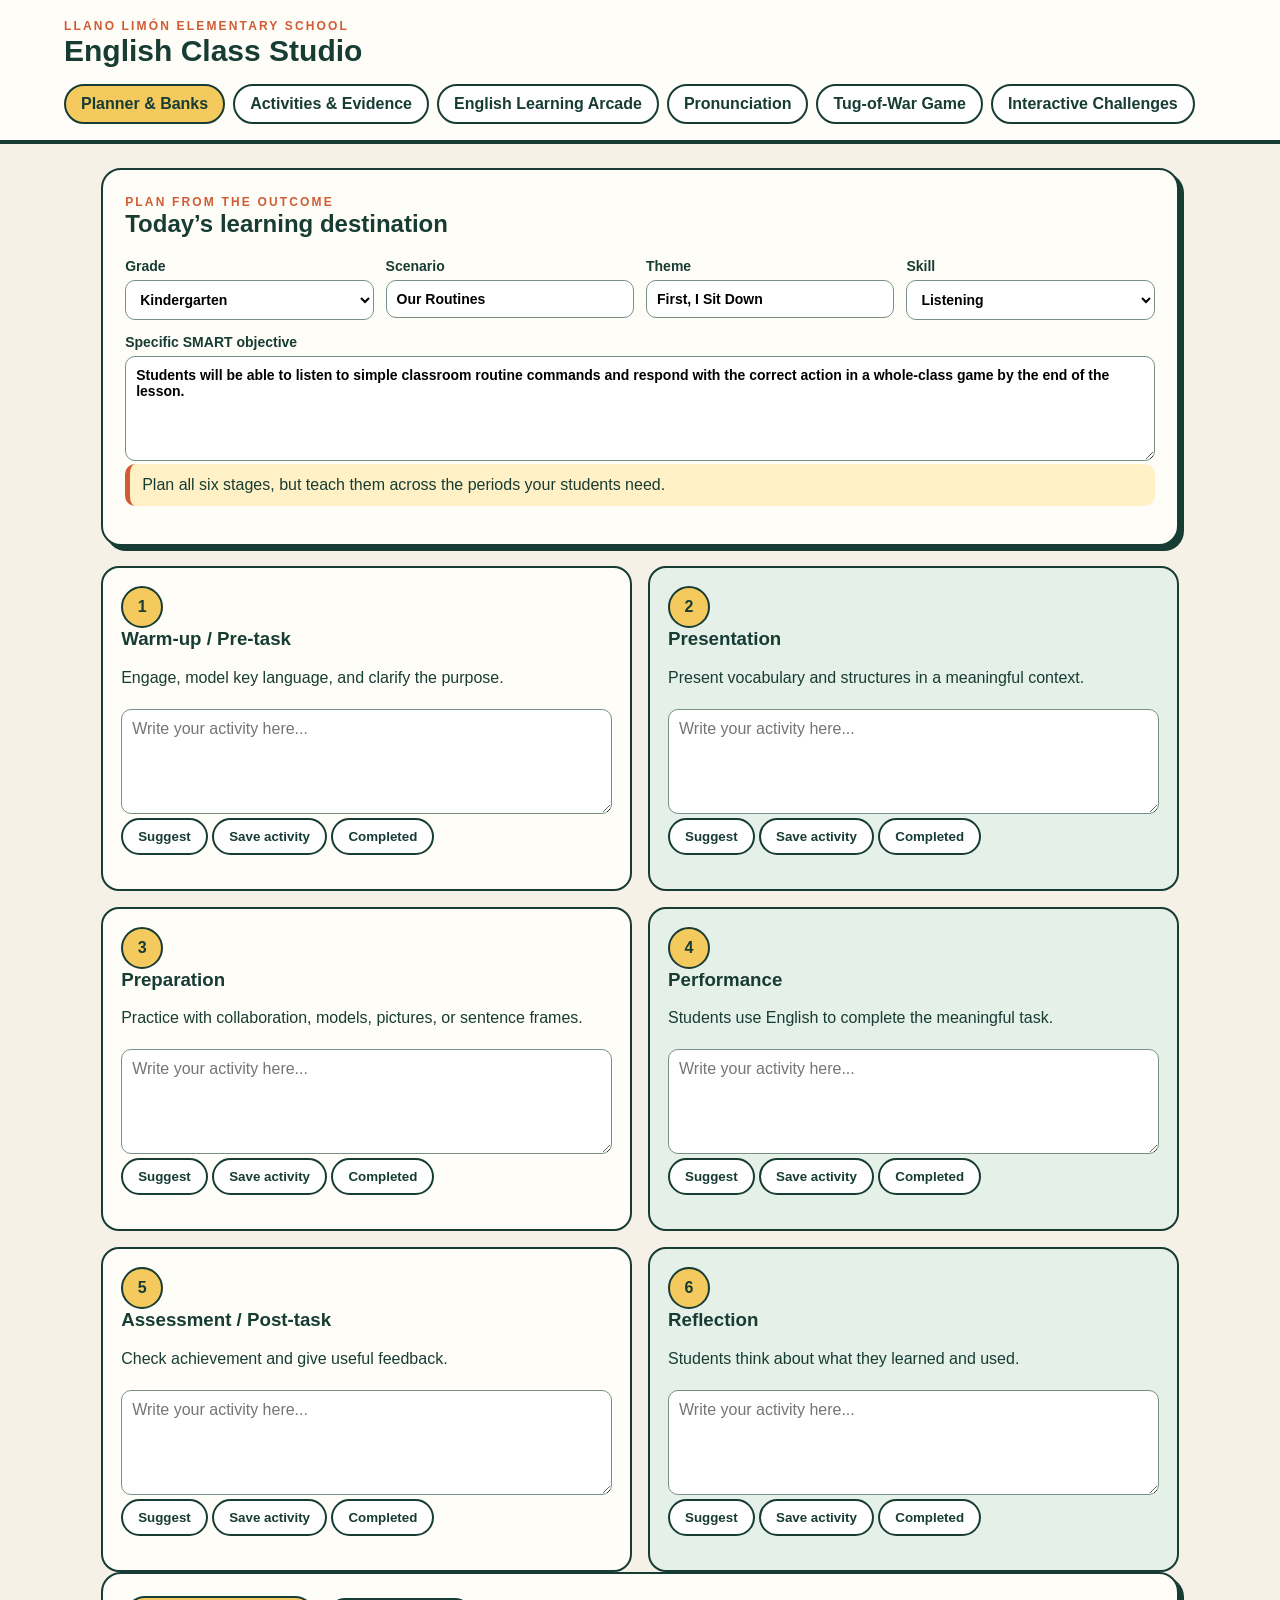
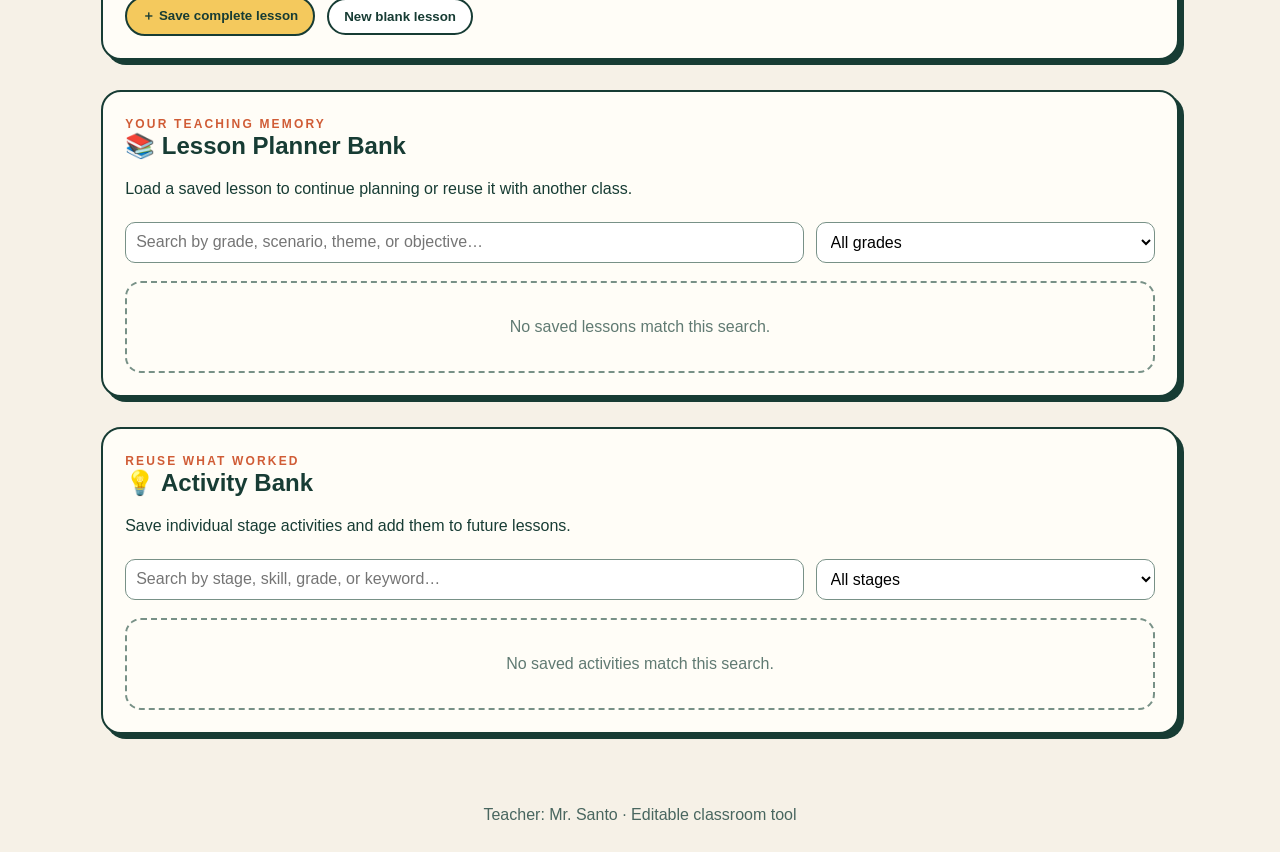
<file: index.html>
<!doctype html><html lang="en"><head><meta charset="utf-8"><meta name="viewport" content="width=device-width,initial-scale=1"><title>English Class Studio</title><link rel="stylesheet" href="styles.css"></head><body>
<header><div class="bar"><div><span class="eyebrow">Llano Limón Elementary School</span><h1>English Class Studio</h1></div><nav class="nav"><a class="active" href="index.html">Planner & Banks</a><a href="activities.html">Activities & Evidence</a><a href="english-learning-arcade.html">English Learning Arcade</a><a href="pronunciation.html">Pronunciation</a><a href="synonym-antonym-tug-of-war.html">Tug-of-War Game</a><a href="interactive-challenge-hub.html">Interactive Challenges</a></nav></div></header>
<main><section class="card"><span class="eyebrow">Plan from the outcome</span><h2>Today’s learning destination</h2><div class="fields"><label>Grade<select id="grade"><option>Kindergarten</option><option>Fourth Grade</option><option>Fifth Grade A</option><option>Fifth Grade B</option><option>Sixth Grade</option></select></label><label>Scenario<input id="scenario" value="Our Routines"></label><label>Theme<input id="theme" value="First, I Sit Down"></label><label>Skill<select id="skill"><option>Listening</option><option>Reading</option><option>Speaking</option><option>Writing</option><option>Mediation</option><option>Integrated skills</option></select></label></div><label style="display:block;margin-top:14px">Specific SMART objective<textarea id="objective">Students will be able to listen to simple classroom routine commands and respond with the correct action in a whole-class game by the end of the lesson.</textarea></label><p class="notice">Plan all six stages, but teach them across the periods your students need.</p></section>
<section class="grid" id="stages"></section><section class="card action-bar"><button class="button primary" onclick="savePlan()">＋ Save complete lesson</button><button class="button" onclick="clearPlanner()">New blank lesson</button><span id="status"></span></section>
<section class="card bank-section"><span class="eyebrow">Your teaching memory</span><h2>📚 Lesson Planner Bank</h2><p>Load a saved lesson to continue planning or reuse it with another class.</p><div class="bank-tools"><input id="lessonSearch" placeholder="Search by grade, scenario, theme, or objective…" oninput="renderLessons()"><select id="lessonFilter" onchange="renderLessons()"><option value="All">All grades</option><option>Kindergarten</option><option>Fourth Grade</option><option>Fifth Grade A</option><option>Fifth Grade B</option><option>Sixth Grade</option></select></div><div id="lessonList" class="bank-grid"></div></section>
<section class="card bank-section"><span class="eyebrow">Reuse what worked</span><h2>💡 Activity Bank</h2><p>Save individual stage activities and add them to future lessons.</p><div class="bank-tools"><input id="activitySearch" placeholder="Search by stage, skill, grade, or keyword…" oninput="renderActivities()"><select id="activityFilter" onchange="renderActivities()"><option value="All">All stages</option></select></div><div id="activityList" class="bank-grid"></div></section></main><footer class="footer">Teacher: Mr. Santo · Editable classroom tool</footer>
<script>
const info=[['Warm-up / Pre-task','Engage, model key language, and clarify the purpose.'],['Presentation','Present vocabulary and structures in a meaningful context.'],['Preparation','Practice with collaboration, models, pictures, or sentence frames.'],['Performance','Students use English to complete the meaningful task.'],['Assessment / Post-task','Check achievement and give useful feedback.'],['Reflection','Students think about what they learned and used.']];
const ideas=['Play a short action song and review familiar language.','Model three examples with real objects and clear gestures.','Students rehearse with a partner using picture prompts.','Teams complete a real-world challenge using the target English.','Use a quick check directly connected to the objective.','Students complete: Today I can… and choose a feeling face.'];
let lessons=JSON.parse(localStorage.getItem('lesson-bank')||'[]'),activities=JSON.parse(localStorage.getItem('activity-bank')||'[]');
info.forEach((s,i)=>{stages.insertAdjacentHTML('beforeend',`<article class="stage" id="stage${i}"><span class="num">${i+1}</span><h3>${s[0]}</h3><p>${s[1]}</p><textarea id="activity${i}" placeholder="Write your activity here..."></textarea><p><button class="button" onclick="suggest(${i})">Suggest</button> <button class="button" onclick="saveActivity(${i})">Save activity</button> <button class="button" onclick="toggleDone(${i})">Completed</button></p></article>`);activityFilter.insertAdjacentHTML('beforeend',`<option value="${i}">Stage ${i+1}: ${s[0]}</option>`)});
function val(id){return document.getElementById(id).value}function esc(s){return String(s||'').replace(/[&<>"']/g,c=>({'&':'&amp;','<':'&lt;','>':'&gt;','"':'&quot;',"'":'&#39;'}[c]))}
function suggest(i){document.getElementById('activity'+i).value=ideas[i]+'\n\nConnection: '+val('objective')}function toggleDone(i){document.getElementById('stage'+i).classList.toggle('done')}
function collect(){return{id:Date.now(),savedAt:new Date().toLocaleString(),grade:val('grade'),scenario:val('scenario'),theme:val('theme'),skill:val('skill'),objective:val('objective'),activities:info.map((_,i)=>val('activity'+i)),completed:info.map((_,i)=>document.getElementById('stage'+i).classList.contains('done'))}}
function savePlan(){lessons.unshift(collect());localStorage.setItem('lesson-bank',JSON.stringify(lessons));status.textContent='Complete lesson saved!';renderLessons()}
function loadPlan(id){const d=lessons.find(x=>x.id===id);if(!d)return;['grade','scenario','theme','skill','objective'].forEach(x=>document.getElementById(x).value=d[x]||'');(d.activities||[]).forEach((v,i)=>document.getElementById('activity'+i).value=v);info.forEach((_,i)=>document.getElementById('stage'+i).classList.toggle('done',!!(d.completed||[])[i]));scrollTo({top:0,behavior:'smooth'});status.textContent='Lesson loaded. Edit and save a new copy when ready.'}
function removeLesson(id){if(confirm('Remove this lesson from the bank?')){lessons=lessons.filter(x=>x.id!==id);localStorage.setItem('lesson-bank',JSON.stringify(lessons));renderLessons()}}
function clearPlanner(){['scenario','theme','objective'].forEach(x=>document.getElementById(x).value='');info.forEach((_,i)=>{document.getElementById('activity'+i).value='';document.getElementById('stage'+i).classList.remove('done')});status.textContent='Blank lesson ready.'}
function saveActivity(i){const text=val('activity'+i).trim();if(!text){status.textContent='Write or suggest an activity first.';return}activities.unshift({id:Date.now(),stage:i,stageName:info[i][0],grade:val('grade'),skill:val('skill'),scenario:val('scenario'),theme:val('theme'),text});localStorage.setItem('activity-bank',JSON.stringify(activities));status.textContent='Activity saved!';renderActivities()}
function useActivity(id){const a=activities.find(x=>x.id===id);if(!a)return;document.getElementById('activity'+a.stage).value=a.text;document.getElementById('stage'+a.stage).scrollIntoView({behavior:'smooth'});status.textContent='Activity added to the current lesson.'}
function removeActivity(id){if(confirm('Remove this activity from the bank?')){activities=activities.filter(x=>x.id!==id);localStorage.setItem('activity-bank',JSON.stringify(activities));renderActivities()}}
function renderLessons(){const q=val('lessonSearch').toLowerCase(),f=val('lessonFilter');const r=lessons.filter(x=>(f==='All'||x.grade===f)&&[x.grade,x.scenario,x.theme,x.objective].join(' ').toLowerCase().includes(q));lessonList.innerHTML=r.length?r.map(x=>`<article class="bank-item"><span class="eyebrow">${esc(x.grade)} · ${esc(x.skill)}</span><h3>${esc(x.scenario||'Untitled')}</h3><b>${esc(x.theme)}</b><p>${esc(x.objective)}</p><small>${esc(x.savedAt)}</small><div><button class="button primary" onclick="loadPlan(${x.id})">Load & edit</button><button class="button danger" onclick="removeLesson(${x.id})">Delete</button></div></article>`).join(''):'<div class="empty-bank">No saved lessons match this search.</div>'}
function renderActivities(){const q=val('activitySearch').toLowerCase(),f=val('activityFilter');const r=activities.filter(x=>(f==='All'||String(x.stage)===f)&&[x.stageName,x.grade,x.skill,x.scenario,x.theme,x.text].join(' ').toLowerCase().includes(q));activityList.innerHTML=r.length?r.map(x=>`<article class="bank-item"><span class="eyebrow">Stage ${x.stage+1} · ${esc(x.stageName)}</span><h3>${esc(x.grade)} · ${esc(x.skill)}</h3><p>${esc(x.text).replace(/\n/g,'<br>')}</p><small>${esc(x.scenario)} — ${esc(x.theme)}</small><div><button class="button primary" onclick="useActivity(${x.id})">Use activity</button><button class="button danger" onclick="removeActivity(${x.id})">Delete</button></div></article>`).join(''):'<div class="empty-bank">No saved activities match this search.</div>'}
renderLessons();renderActivities();
</script></body></html>
</file>
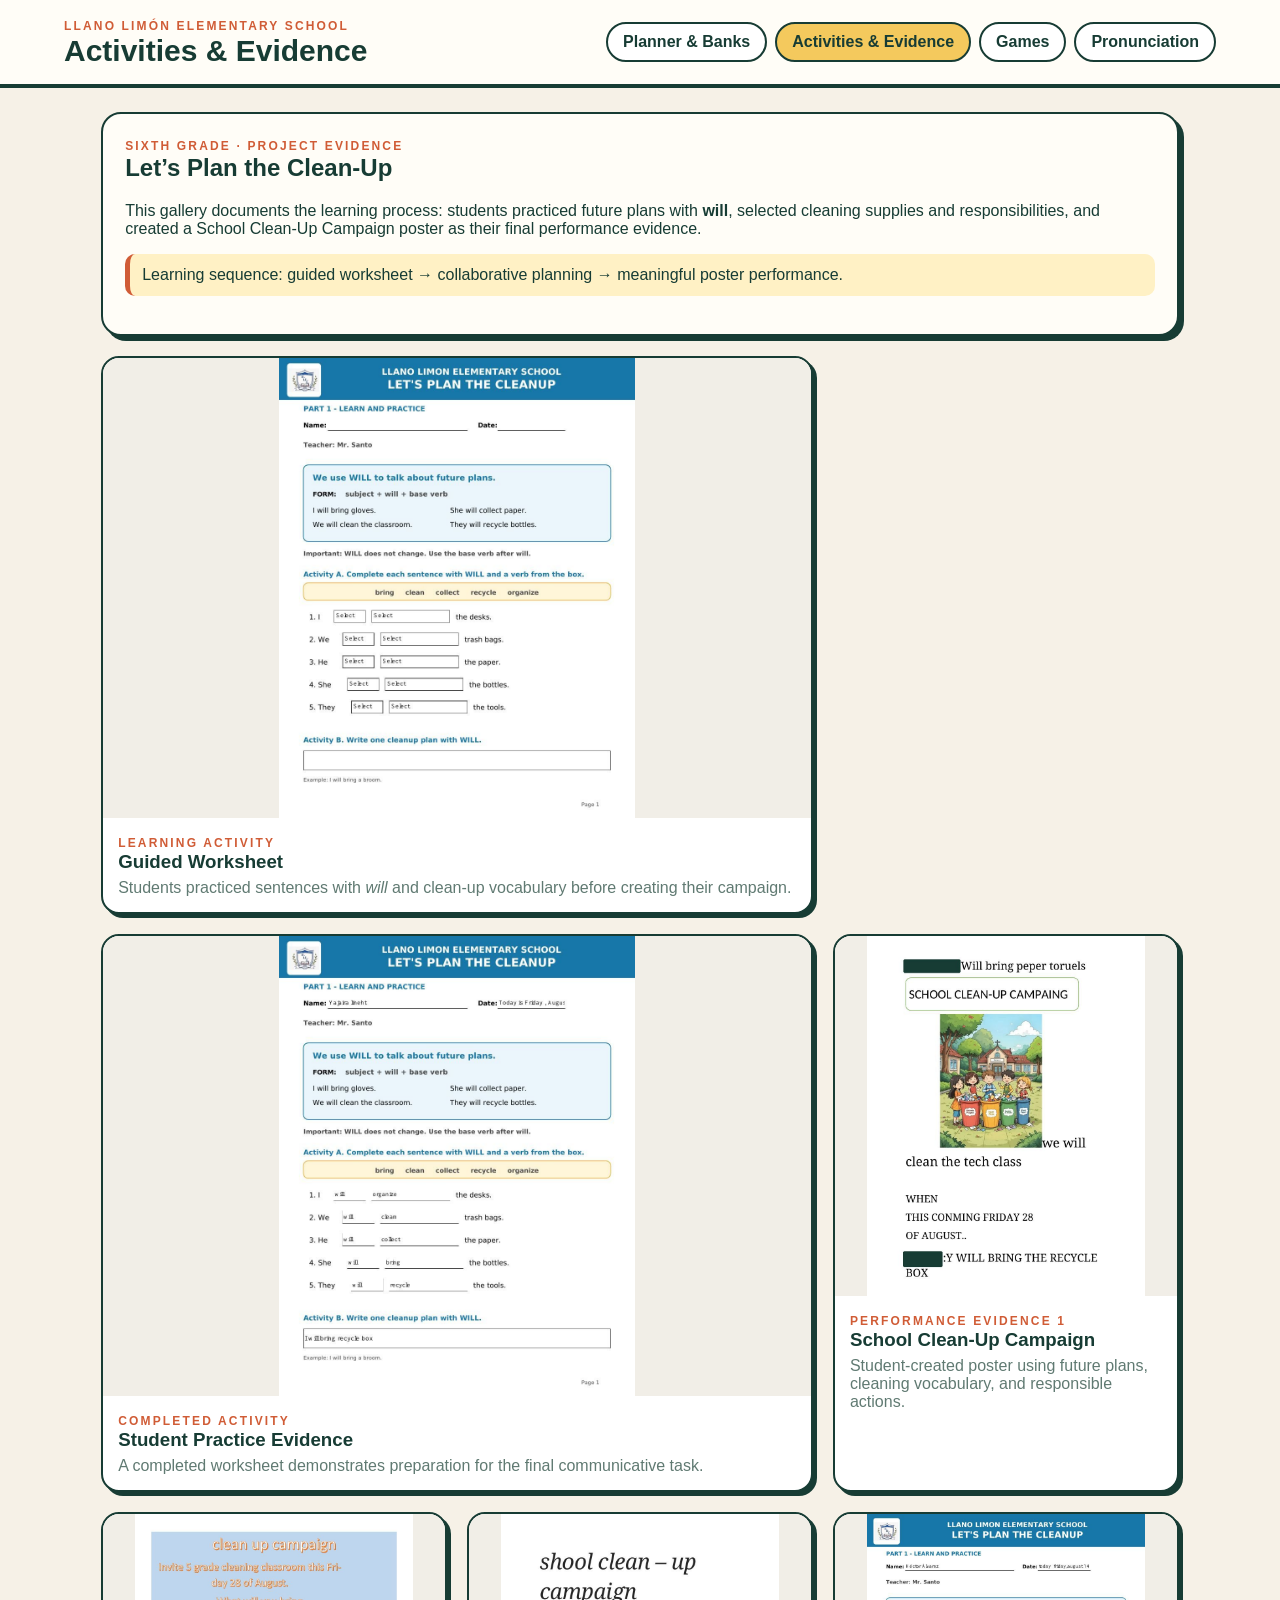
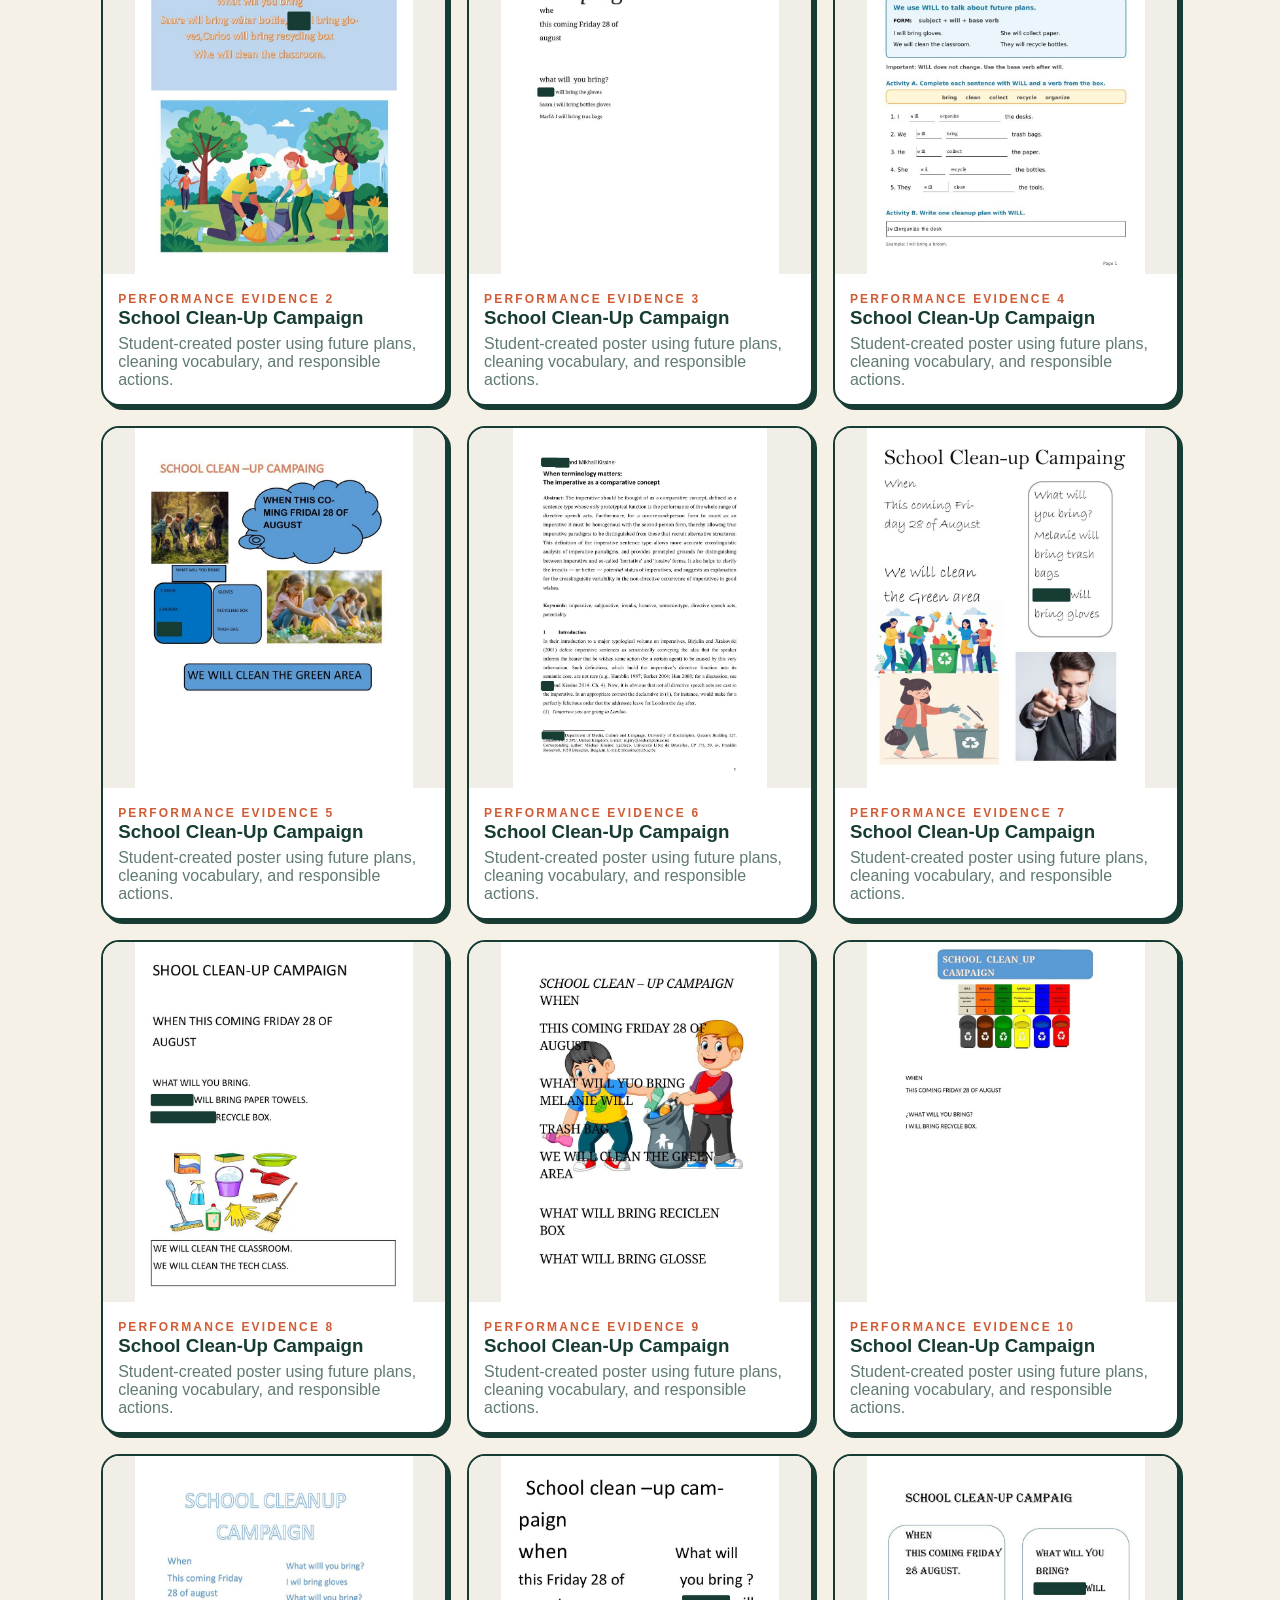
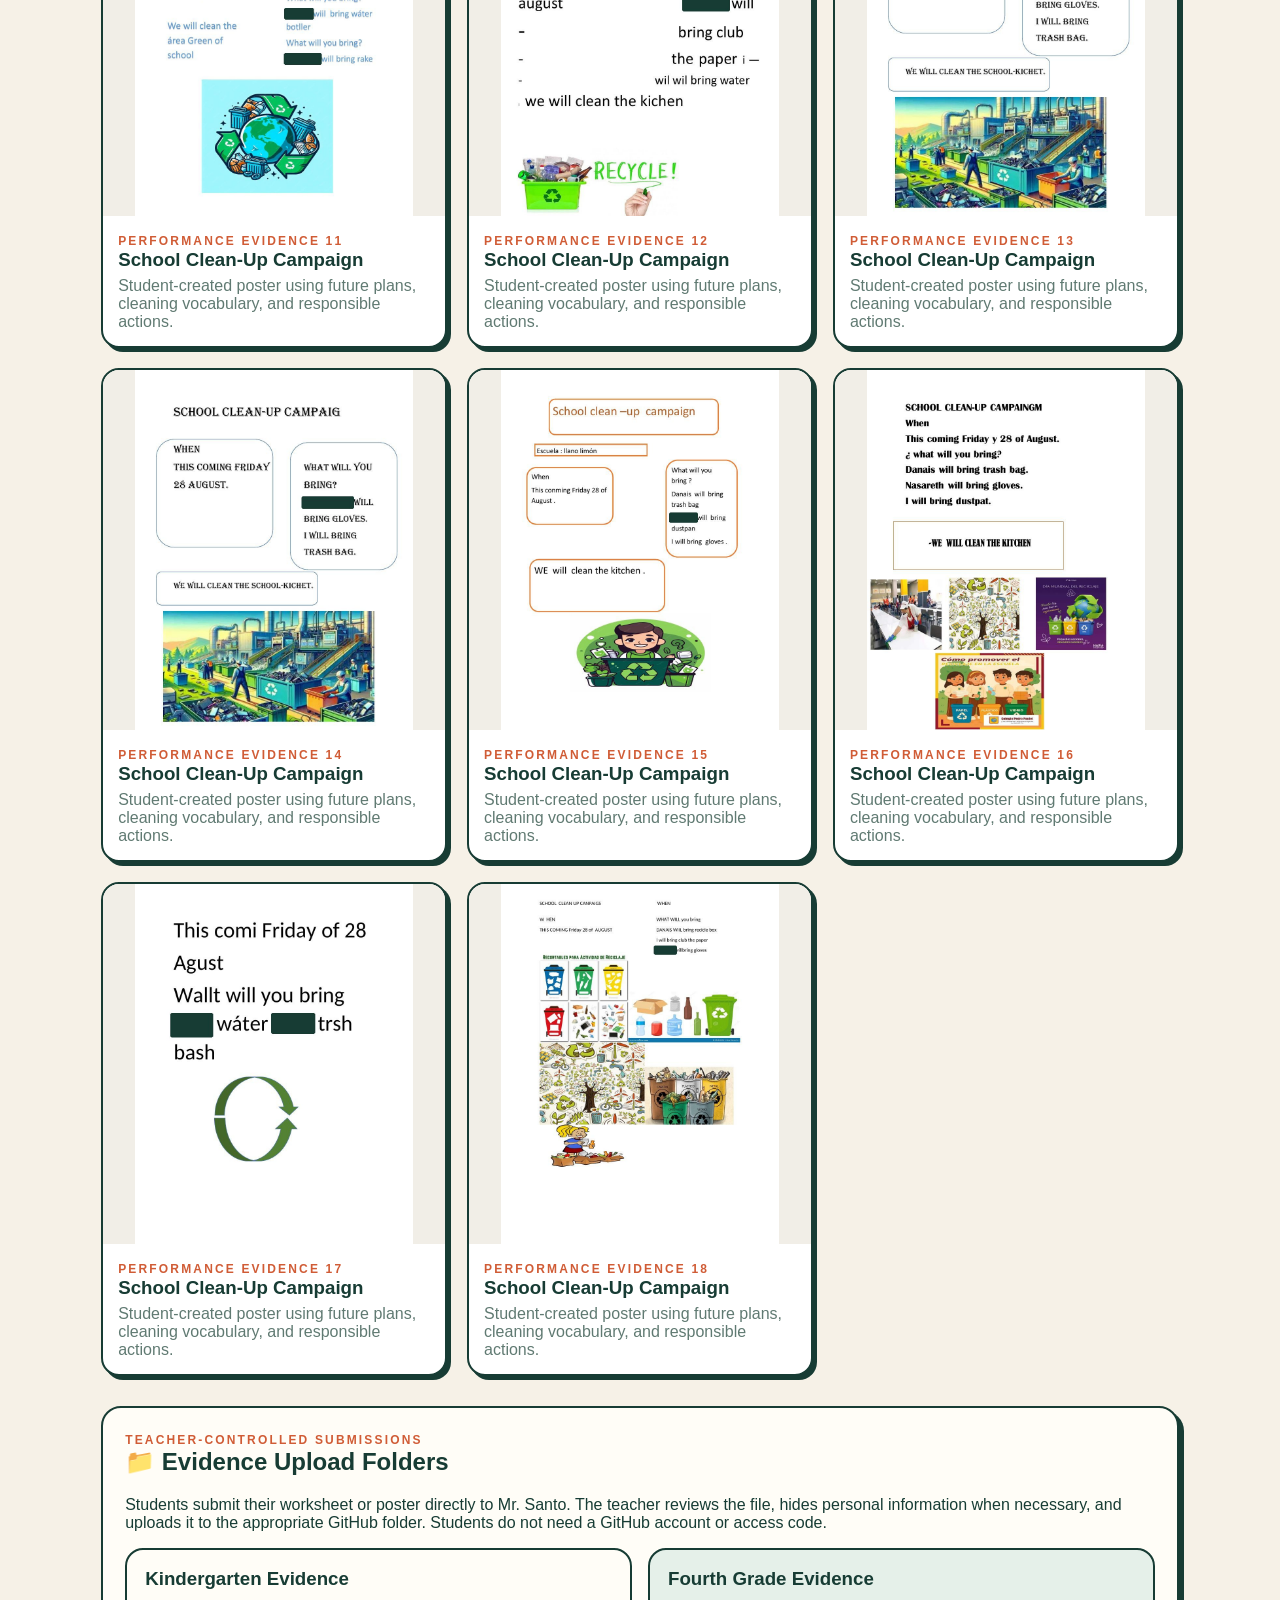
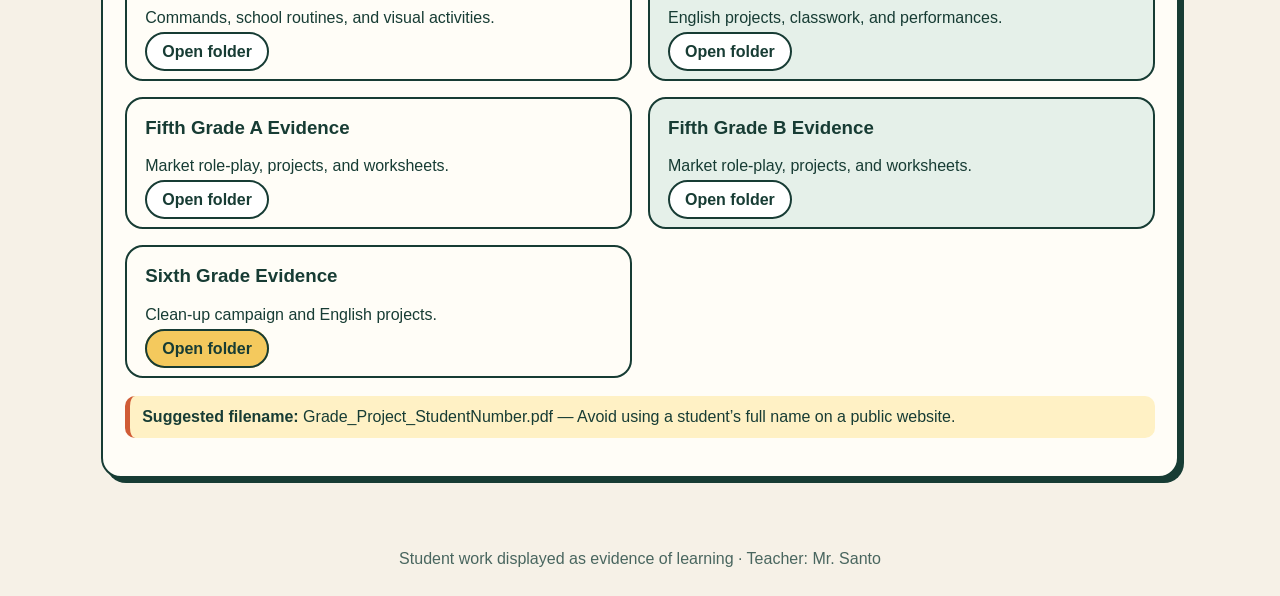
<file: activities.html>
<!doctype html><html lang="en"><head><meta charset="utf-8"><meta name="viewport" content="width=device-width,initial-scale=1"><title>Activities and Evidence</title><link rel="stylesheet" href="styles.css"><style>.evidence-grid{display:grid;grid-template-columns:repeat(3,1fr);gap:20px}.evidence-card{border:2px solid #173c34;border-radius:18px;background:#fff;overflow:hidden;box-shadow:4px 4px 0 #173c34}.evidence-card img{display:block;width:100%;height:360px;object-fit:contain;background:#f1eee7}.evidence-card div{padding:15px}.evidence-card h3{margin-bottom:6px}.evidence-card p{color:#607a72;margin-bottom:0}.featured{grid-column:span 2}.featured img{height:460px}@media(max-width:850px){.evidence-grid{grid-template-columns:repeat(2,1fr)}.featured{grid-column:span 2}}@media(max-width:550px){.evidence-grid{grid-template-columns:1fr}.featured{grid-column:auto}.evidence-card img,.featured img{height:auto}}</style></head><body><header><div class="bar"><div><span class="eyebrow">Llano Limón Elementary School</span><h1>Activities & Evidence</h1></div><nav class="nav"><a href="index.html">Planner & Banks</a><a class="active" href="activities.html">Activities & Evidence</a><a href="games.html">Games</a><a href="pronunciation.html">Pronunciation</a></nav></div></header><main>
<section class="card"><span class="eyebrow">Sixth Grade · Project Evidence</span><h2>Let’s Plan the Clean-Up</h2><p>This gallery documents the learning process: students practiced future plans with <b>will</b>, selected cleaning supplies and responsibilities, and created a School Clean-Up Campaign poster as their final performance evidence.</p><p class="notice">Learning sequence: guided worksheet → collaborative planning → meaningful poster performance.</p></section>
<section class="evidence-grid"><article class="evidence-card featured"><img src="evidence/evidence-07.jpg" alt="Let's Plan the Cleanup worksheet"><div><span class="eyebrow">Learning Activity</span><h3>Guided Worksheet</h3><p>Students practiced sentences with <i>will</i> and clean-up vocabulary before creating their campaign.</p></div></article><article class="evidence-card featured"><img src="evidence/evidence-22.jpg" alt="Completed clean-up worksheet"><div><span class="eyebrow">Completed Activity</span><h3>Student Practice Evidence</h3><p>A completed worksheet demonstrates preparation for the final communicative task.</p></div></article><div id="gallery"></div></section>
<section class="card" style="margin-top:30px"><span class="eyebrow">Teacher-controlled submissions</span><h2>📁 Evidence Upload Folders</h2><p>Students submit their worksheet or poster directly to Mr. Santo. The teacher reviews the file, hides personal information when necessary, and uploads it to the appropriate GitHub folder. Students do not need a GitHub account or access code.</p><div class="grid"><article class="stage"><h3>Kindergarten Evidence</h3><p>Commands, school routines, and visual activities.</p><a class="button" href="https://github.com/santo217/english-class-studio/tree/main/submissions/kindergarten">Open folder</a></article><article class="stage"><h3>Fourth Grade Evidence</h3><p>English projects, classwork, and performances.</p><a class="button" href="https://github.com/santo217/english-class-studio/tree/main/submissions/fourth-grade">Open folder</a></article><article class="stage"><h3>Fifth Grade A Evidence</h3><p>Market role-play, projects, and worksheets.</p><a class="button" href="https://github.com/santo217/english-class-studio/tree/main/submissions/fifth-grade-a">Open folder</a></article><article class="stage"><h3>Fifth Grade B Evidence</h3><p>Market role-play, projects, and worksheets.</p><a class="button" href="https://github.com/santo217/english-class-studio/tree/main/submissions/fifth-grade-b">Open folder</a></article><article class="stage"><h3>Sixth Grade Evidence</h3><p>Clean-up campaign and English projects.</p><a class="button primary" href="https://github.com/santo217/english-class-studio/tree/main/submissions/sixth-grade/clean-up-campaign">Open folder</a></article></div><p class="notice" style="margin-top:18px"><b>Suggested filename:</b> Grade_Project_StudentNumber.pdf — Avoid using a student’s full name on a public website.</p></section></main><footer class="footer">Student work displayed as evidence of learning · Teacher: Mr. Santo</footer>
<script>const pictures=[1,2,3,4,5,6,8,9,10,12,13,14,16,17,18,19,20,21];gallery.style.display='contents';pictures.forEach((n,i)=>gallery.insertAdjacentHTML('beforeend',`<article class="evidence-card"><img loading="lazy" src="evidence/evidence-${String(n).padStart(2,'0')}.jpg" alt="School Clean-Up Campaign student evidence ${i+1}"><div><span class="eyebrow">Performance Evidence ${i+1}</span><h3>School Clean-Up Campaign</h3><p>Student-created poster using future plans, cleaning vocabulary, and responsible actions.</p></div></article>`));</script></body></html>
</file>
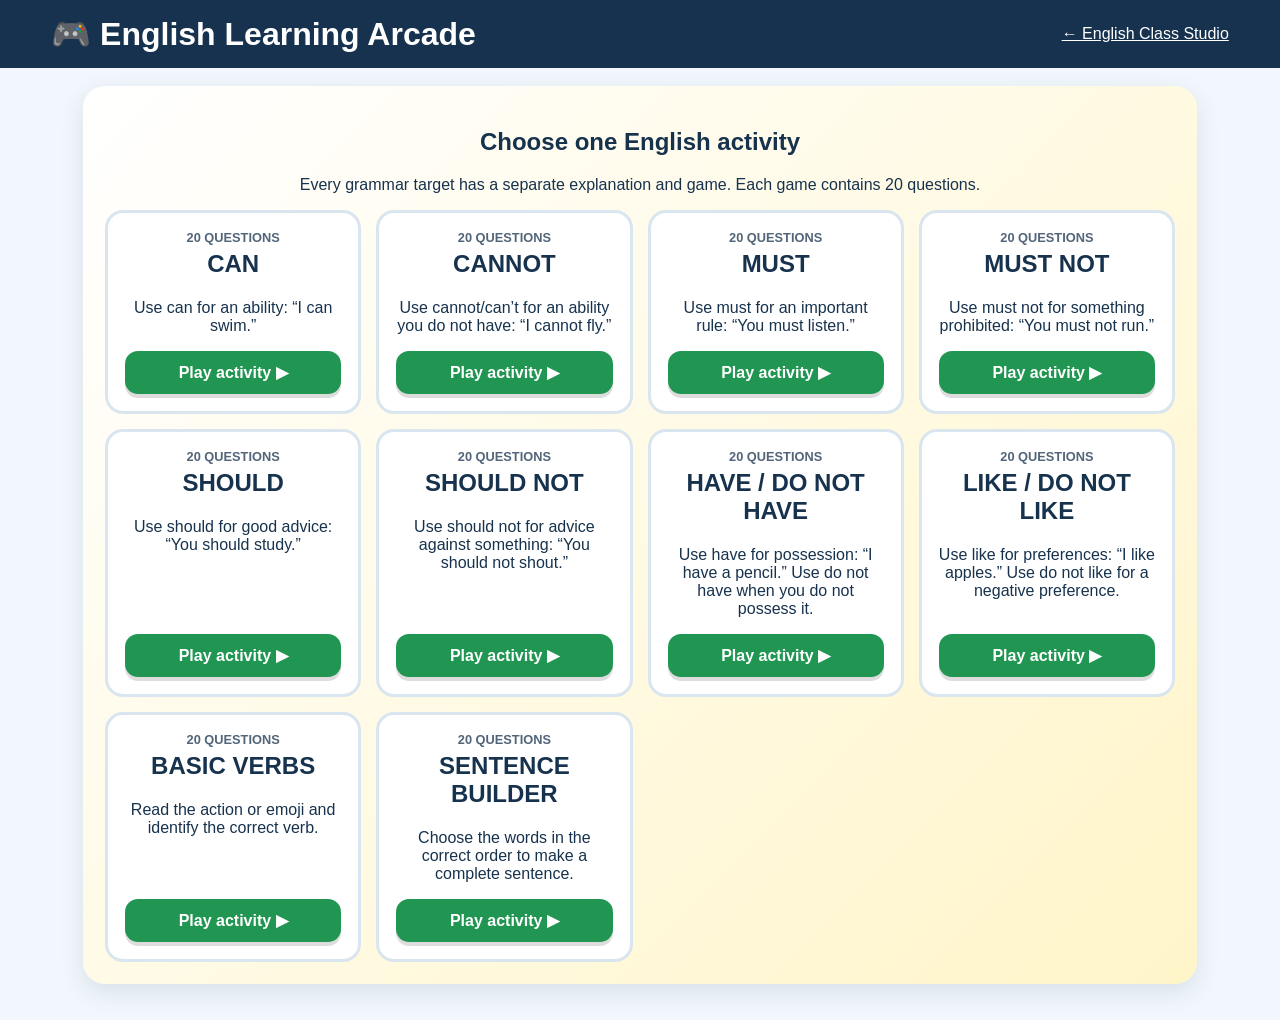
<file: english-learning-arcade.html>
<!doctype html><html><head><meta charset="utf-8"><meta name="viewport" content="width=device-width"><title>English Learning Arcade</title><style>
*{box-sizing:border-box}body{margin:0;font-family:Arial,sans-serif;background:#f1f7fc;color:#17324d}header{background:#16324f;color:#fff;padding:15px 4%;display:flex;justify-content:space-between;align-items:center;flex-wrap:wrap}header h1{margin:0}header a{color:#fff}.wrap{max-width:1150px;margin:auto;padding:18px}.hero,.panel{background:#fff;border-radius:22px;padding:22px;box-shadow:0 8px 25px #16324f1d;margin-bottom:18px}.hero{text-align:center;background:linear-gradient(135deg,#fff,#fff5c9)}.grid{display:grid;grid-template-columns:repeat(auto-fit,minmax(235px,1fr));gap:15px}.game-card{border:3px solid #d9e5ef;border-radius:18px;padding:17px;background:#fff;display:flex;flex-direction:column}.game-card h2{margin:5px 0}.game-card p{flex:1}.tag{font-size:.8rem;font-weight:900;color:#526579;text-transform:uppercase}.btn{border:0;border-radius:13px;padding:12px 18px;font-weight:900;font-size:1rem;cursor:pointer;background:#e8eef5;color:#17324d;box-shadow:0 4px #0002}.btn:active{transform:translateY(3px)}.play{background:#219653;color:white}.hidden{display:none!important}.top{display:flex;justify-content:space-between;align-items:center;gap:10px;flex-wrap:wrap}.score{background:#16324f;color:#fff;border-radius:15px;padding:10px 18px;font-size:1.2rem;font-weight:bold}.explain{background:#fff7cf;border-left:7px solid #f2c94c;border-radius:12px;padding:14px;text-align:left}.progress{height:12px;background:#dfe9f1;border-radius:9px;overflow:hidden;margin:14px 0}.bar{height:100%;width:0;background:#2f80ed;transition:.3s}.question{text-align:center;font-size:clamp(1.5rem,4vw,2.4rem);font-weight:900;margin:22px 0}.answers{display:grid;grid-template-columns:1fr 1fr;gap:12px}.answer{min-height:68px;border:3px solid #cbd8e4;background:#f8fbfd;border-radius:15px;font-size:1.2rem;font-weight:900;cursor:pointer}.answer:hover{border-color:#2f80ed;background:#eaf4ff}.correct{background:#c9f4d3!important;border-color:#219653!important}.wrong{background:#ffd2d2!important;border-color:#eb5757!important}.feedback{text-align:center;min-height:40px;font-size:1.15rem;font-weight:900;margin:12px}.tools{display:flex;justify-content:center;gap:10px;flex-wrap:wrap}.result{text-align:center;padding:28px}.result h2{font-size:2.3rem}.stars{font-size:3rem}@media(max-width:600px){.answers{grid-template-columns:1fr}}
</style></head><body><header><h1>🎮 English Learning Arcade</h1><a href="index.html">← English Class Studio</a></header><main class="wrap">
<section class="hero" id="home"><h2>Choose one English activity</h2><p>Every grammar target has a separate explanation and game. Each game contains 20 questions.</p><div class="grid" id="cards"></div></section>
<section class="panel hidden" id="playArea"><div class="top"><button class="btn" id="backBtn">← All games</button><h2 id="title"></h2><div class="score">⭐ <span id="score">0</span> points</div></div><div class="explain" id="explain"></div><div class="progress"><div class="bar" id="bar"></div></div><div id="counter"></div><div class="question" id="question"></div><div class="answers" id="answers"></div><div class="feedback" id="feedback"></div><div class="tools"><button class="btn" id="readBtn">🔊 Read</button><button class="btn" id="restartBtn">↻ Restart</button></div></section>
<section class="panel result hidden" id="result"><div class="stars">🏆⭐🏆</div><h2>Activity complete!</h2><p id="finalScore"></p><button class="btn play" id="againBtn">Play again</button> <button class="btn" id="menuBtn">Choose another game</button></section></main><script>
const actions=['swim','run','jump','dance','sing','read','write','draw','cook','climb','help','listen','speak English','ride a bike','play soccer','open the door','close the book','clean the room','carry the bag','answer the question'];
const rules=['listen to the teacher','do your homework','raise your hand','be kind','walk in the classroom','keep the room clean','bring your book','follow instructions','share materials','arrive on time','respect classmates','use kind words','put trash in the bin','take care of books','wash your hands','wait for your turn','work with your team','wear your uniform','complete your work','tell the truth'];
const bad=['run in the classroom','hit classmates','throw trash','shout at the teacher','break school materials','push others','cheat on a test','use bad words','leave without permission','play with scissors','write on the wall','take things without asking','eat during the lesson','interrupt others','damage books','fight at school','ignore instructions','make fun of others','climb on chairs','bring dangerous objects'];
const advice=['study for the test','drink water','sleep early','help your family','practice English','eat healthy food','say please','say thank you','ask for help','read every day','listen carefully','keep your desk clean','share with others','exercise','be patient','check your work','speak slowly','try again','save water','protect animals'];
const objects=['a pencil','a book','an eraser','a ruler','a backpack','a notebook','a red pen','two crayons','a lunch box','a water bottle','a ball','a toy','a computer','a dictionary','a marker','some paper','a school uniform','a blue folder','three stickers','a small bag'];
const foods=['apples','bananas','pizza','rice','chicken','ice cream','milk','oranges','sandwiches','watermelon','grapes','fish','bread','cheese','salad','cookies','carrots','mangoes','pasta','soup'];
const verbs=[['run','🏃'],['jump','🦘'],['eat','🍎'],['drink','🥤'],['read','📖'],['write','✏️'],['sleep','😴'],['swim','🏊'],['sing','🎤'],['dance','💃'],['cook','🍳'],['clean','🧹'],['climb','🧗'],['draw','🎨'],['listen','👂'],['speak','🗣️'],['open','📂'],['close','📕'],['sit','🪑'],['stand','🧍']];
const definitions={can:['CAN','Use can for an ability: “I can swim.”'],cannot:['CANNOT',"Use cannot/can’t for an ability you do not have: “I cannot fly.”"],must:['MUST','Use must for an important rule: “You must listen.”'],mustnot:['MUST NOT','Use must not for something prohibited: “You must not run.”'],should:['SHOULD','Use should for good advice: “You should study.”'],shouldnot:['SHOULD NOT','Use should not for advice against something: “You should not shout.”'],have:['HAVE / DO NOT HAVE','Use have for possession: “I have a pencil.” Use do not have when you do not possess it.'],like:['LIKE / DO NOT LIKE','Use like for preferences: “I like apples.” Use do not like for a negative preference.'],verbs:['BASIC VERBS','Read the action or emoji and identify the correct verb.'],sentences:['SENTENCE BUILDER','Choose the words in the correct order to make a complete sentence.']};
const rand=a=>a[Math.floor(Math.random()*a.length)],shuffle=a=>[...a].sort(()=>Math.random()-.5);
function grammar(key,list,correct,other,prefix){return list.map((x,n)=>({q:(prefix||'Complete:')+' ___ '+x+'.',a:correct,w:[other,'is','are'],why:'Correct sentence: '+correct+' '+x+'.'}))}
function make(key){if(key==='can')return grammar(key,actions,'I can','I must','Complete:');if(key==='cannot')return grammar(key,actions,'I cannot','I have','Complete:');if(key==='must')return grammar(key,rules,'You must','You can not','School rule:');if(key==='mustnot')return grammar(key,bad,'You must not','You should','School rule:');if(key==='should')return grammar(key,advice,'You should','You must not','Good advice:');if(key==='shouldnot')return grammar(key,bad,'You should not','You can','Good advice:');if(key==='have')return objects.map((x,n)=>({q:(n%2?'Negative:':'Positive:')+' ___ '+x+'.',a:n%2?'I do not have':'I have',w:['I like','I can','I must'],why:(n%2?'I do not have ':'I have ')+x+'.'}));if(key==='like')return foods.map((x,n)=>({q:(n%2?'Negative preference:':'Positive preference:')+' ___ '+x+'.',a:n%2?'I do not like':'I like',w:['I have','I can','I must'],why:(n%2?'I do not like ':'I like ')+x+'.'}));if(key==='verbs')return verbs.map((x,n)=>({q:x[1]+' Which verb is this?',a:x[0],w:shuffle(verbs.filter(y=>y[0]!==x[0]).map(y=>y[0])).slice(0,3),why:'The action is '+x[0]+'.'}));return actions.map((x,n)=>{let s=n%3===0?'I can '+x+'.':n%3===1?'You should '+x+'.':'We must '+x+'.';return{q:'Choose the correct sentence.',a:s,w:[x+' can I.','Should you '+x+'.',x+' we must.'],why:s}})}
let key='',deck=[],i=0,points=0,locked=false;const cards=document.getElementById('cards');Object.keys(definitions).forEach(k=>cards.insertAdjacentHTML('beforeend','<article class="game-card"><span class="tag">20 questions</span><h2>'+definitions[k][0]+'</h2><p>'+definitions[k][1]+'</p><button class="btn play" data-key="'+k+'">Play activity ▶</button></article>'));
cards.onclick=e=>{if(e.target.dataset.key)start(e.target.dataset.key)};function start(k){key=k;deck=shuffle(make(k));i=points=0;home.classList.add('hidden');result.classList.add('hidden');playArea.classList.remove('hidden');title.textContent=definitions[k][0];explain.innerHTML='<b>Explanation:</b> '+definitions[k][1];show()}
function show(){locked=false;score.textContent=points;counter.textContent='Question '+(i+1)+' of '+deck.length;bar.style.width=(i/deck.length*100)+'%';feedback.textContent='Choose the correct answer.';let x=deck[i];question.textContent=x.q;let opts=shuffle([x.a,...x.w]);answers.innerHTML=opts.map(o=>'<button class="answer" data-a="'+o+'">'+o+'</button>').join('');answers.querySelectorAll('button').forEach(b=>b.onclick=()=>check(b,x))}
function check(b,x){if(locked)return;locked=true;answers.querySelectorAll('button').forEach(z=>{z.disabled=true;if(z.dataset.a===x.a)z.classList.add('correct')});if(b.dataset.a===x.a){points++;feedback.textContent='✅ Correct! '+x.why;sound(700)}else{b.classList.add('wrong');feedback.textContent='❌ '+x.why;sound(180)}setTimeout(()=>{i++;if(i>=deck.length)finish();else show()},1400)}
function finish(){playArea.classList.add('hidden');result.classList.remove('hidden');finalScore.textContent='You earned '+points+' out of '+deck.length+' points.'}function menu(){playArea.classList.add('hidden');result.classList.add('hidden');home.classList.remove('hidden')}function sound(f){try{let c=new(window.AudioContext||window.webkitAudioContext)(),o=c.createOscillator(),g=c.createGain();o.connect(g);g.connect(c.destination);o.frequency.value=f;g.gain.value=.06;o.start();g.gain.exponentialRampToValueAtTime(.001,c.currentTime+.2);o.stop(c.currentTime+.2)}catch(e){}}
backBtn.onclick=menu;menuBtn.onclick=menu;restartBtn.onclick=()=>start(key);againBtn.onclick=()=>start(key);readBtn.onclick=()=>{if('speechSynthesis'in window){speechSynthesis.cancel();speechSynthesis.speak(new SpeechSynthesisUtterance(question.textContent))}};
</script></body></html>
</file>
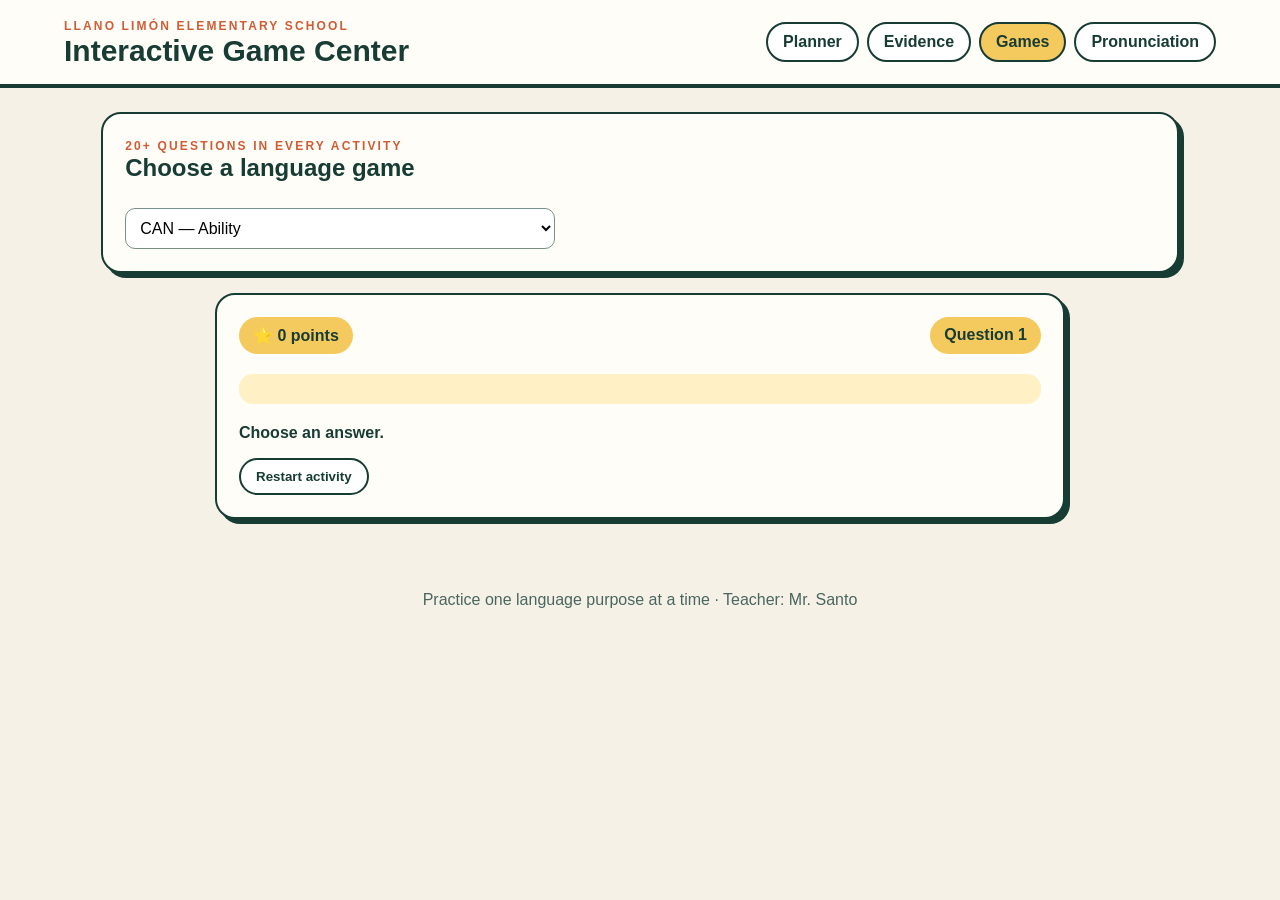
<file: games.html>
<!doctype html><html lang="en"><head><meta charset="utf-8"><meta name="viewport" content="width=device-width,initial-scale=1"><title>English Game Center</title><link rel="stylesheet" href="styles.css"></head><body><header><div class="bar"><div><span class="eyebrow">Llano Limón Elementary School</span><h1>Interactive Game Center</h1></div><nav class="nav"><a href="index.html">Planner</a><a href="activities.html">Evidence</a><a class="active" href="games.html">Games</a><a href="pronunciation.html">Pronunciation</a></nav></div></header><main><section class="card"><span class="eyebrow">20+ questions in every activity</span><h2>Choose a language game</h2><select class="selector" id="game" onchange="start()"><option value="can">CAN — Ability</option><option value="cannot">CANNOT — No ability</option><option value="must">MUST — Rules</option><option value="mustnot">MUST NOT — Prohibition</option><option value="should">SHOULD — Advice</option><option value="shouldnot">SHOULD NOT — Advice against</option><option value="have">I Have / I Do Not Have</option><option value="like">I Like / I Do Not Like</option><option value="verbs">Basic Verbs in Context</option><option value="sentences">Sentence Builder</option></select></section><section class="card quiz"><div style="display:flex;justify-content:space-between;gap:10px;flex-wrap:wrap"><span class="score" id="score">⭐ 0 points</span><span class="score" id="counter">Question 1</span></div><h2 id="title"></h2><p id="explain"></p><div class="example" id="examples"></div><div class="big" id="context"></div><h2 id="prompt"></h2><div id="answers"></div><p id="feedback"><b>Choose an answer.</b></p><button class="button primary" id="nextButton" onclick="nextQuestion()" hidden>Next question →</button><button class="button" onclick="start()">Restart activity</button></section></main><footer class="footer">Practice one language purpose at a time · Teacher: Mr. Santo</footer>
<script>
const ability=[['I','swim','🏊'],['You','ride a bicycle','🚲'],['Ana','draw a picture','🎨'],['Carlos','play soccer','⚽'],['We','clean the classroom','🧹'],['They','build a recycling box','📦'],['Sara','sing in English','🎤'],['David','climb the tree','🌳'],['The bird','fly','🐦'],['The fish','swim','🐟'],['My teacher','speak English','👨‍🏫'],['The students','work together','🤝'],['I','write my name','✏️'],['You','open the door','🚪'],['Maria','help her friend','🫶'],['Hector','carry the bag','🎒'],['We','recycle bottles','♻️'],['They','read the poster','📖'],['The baby','walk','👶'],['My dog','jump','🐕'],['Elena','cook rice','🍚'],['Our class','create a campaign','📣'],['I','listen carefully','👂'],['You','raise your hand','🙋']];
const obligations=[['listen to the teacher','👂'],['arrive on time','⏰'],['wear gloves during the clean-up','🧤'],['complete our schoolwork','📝'],['follow the school rules','📋'],['keep the classroom clean','✨'],['bring the required materials','🎒'],['respect our classmates','🤝'],['walk carefully on a wet floor','💧'],['wash our hands before eating','🧼'],['wear a seat belt','🚗'],['return borrowed books','📚'],['put trash in the bin','🗑️'],['care for school materials','✏️'],['wait for the teacher’s signal','✋'],['use safety glasses in the lab','🥽'],['tell the truth','💬'],['protect the environment','🌎'],['work responsibly in teams','👥'],['finish the task before leaving','✅'],['keep emergency exits clear','🚪'],['ask permission before leaving','🙋'],['save our work','💾'],['read the instructions','📖']];
const prohibitions=[['run in the hallway','🏃'],['touch fire','🔥'],['throw trash on the floor','🚯'],['push classmates','🫸'],['damage plants','🌱'],['use phones during a test','📱'],['play with cleaning chemicals','🧴'],['shout in the library','📚'],['write on school walls','🖍️'],['break classroom materials','💥'],['cross the street without looking','🚦'],['enter a restricted area','⛔'],['share passwords','🔐'],['eat unknown plants','🌿'],['leave water running','🚰'],['stand on chairs','🪑'],['touch electrical wires','⚡'],['feed wild animals','🐊'],['open another student’s bag','🎒'],['cheat on a quiz','📝'],['block the emergency exit','🚪'],['bully other students','🤝'],['run near the pool','🏊'],['mix cleaning products','🧪']];
const advice=[['You are tired','rest','😴'],['You are thirsty','drink water','💧'],['You have a test tomorrow','study tonight','📚'],['The classroom has plastic bottles','recycle them','♻️'],['Your friend is sad','talk kindly to your friend','💛'],['You want to learn English','practice every day','🗣️'],['The floor is wet','walk carefully','⚠️'],['Your hands are dirty','wash them','🧼'],['You borrowed a ruler','return it','📏'],['You feel sick','tell an adult','🤒'],['The sun is very strong','wear a hat','☀️'],['You have homework','organize your time','🕒'],['Your team has a problem','listen to everyone','👥'],['There is paper on the floor','pick it up','🗑️'],['Your classmate needs help','help respectfully','🫶'],['You want healthy teeth','brush them twice a day','🦷'],['You do not understand','ask a question','❓'],['The computer is slow','save your work','💻'],['You want a clean school','work responsibly','🏫'],['You made a mistake','try again','🌟'],['You feel angry','take a calm breath','😌'],['You want to speak clearly','practice pronunciation','🔊'],['The plant is dry','water it','🌱'],['Your bag is heavy','carry only what you need','🎒']];
const badAdvice=[['You have a test tomorrow','stay up very late','🌙'],['We want to protect water','waste water','🚰'],['The classroom is clean','throw paper on the floor','🧻'],['Your friend is speaking','interrupt your friend','🗣️'],['You feel sick','ignore a trusted adult','🤒'],['The floor is wet','run quickly','💧'],['You borrowed a book','keep it forever','📚'],['You use the internet','share your password','🔐'],['Your team is working','refuse to listen','👥'],['You want healthy teeth','eat candy all day','🍬'],['The teacher explains','talk loudly','👨‍🏫'],['You see a plant','pull off its leaves','🌿'],['You make a mistake','give up immediately','😞'],['The lights are not needed','leave every light on','💡'],['Your classmate needs help','laugh at the problem','🫶'],['You are in the library','shout','📖'],['You need energy','skip breakfast','🍳'],['You cross the street','look at your phone','🚦'],['You find trash','leave it on the ground','🗑️'],['You feel angry','hit something','😠'],['You use scissors','run with them','✂️'],['You finish drinking water','drop the bottle outside','♻️'],['You want to improve English','avoid all practice','🇬🇧'],['You disagree','use disrespectful words','💬']];
const schoolItems=[['pencil','✏️'],['notebook','📓'],['eraser','🧽'],['ruler','📏'],['glue','🧴'],['scissors','✂️'],['book','📘'],['crayons','🖍️'],['backpack','🎒'],['calculator','🧮'],['marker','🖊️'],['paper','📄'],['folder','📁'],['lunch box','🍱'],['water bottle','🍼'],['paintbrush','🖌️'],['dictionary','📖'],['colored pencils','✏️'],['stapler','📎'],['tape','🧻'],['tablet','📱'],['headphones','🎧'],['flashcards','🃏'],['recycling box','♻️']];
const preferences=[['mangoes','🥭'],['soccer','⚽'],['drawing','🎨'],['reading','📚'],['music','🎵'],['dogs','🐕'],['cats','🐈'],['broccoli','🥦'],['spiders','🕷️'],['loud noises','🔊'],['rainy days','🌧️'],['English class','🇬🇧'],['dancing','💃'],['cleaning the park','🌳'],['recycling','♻️'],['swimming','🏊'],['chocolate','🍫'],['science','🔬'],['video games','🎮'],['singing','🎤'],['vegetables','🥕'],['working in teams','🤝'],['writing stories','✍️'],['helping others','🫶']];
const verbData=[['add','put something together with something else'],['allow','give permission'],['ask','say a question'],['believe','think something is true'],['borrow','use something and return it later'],['break','damage something into pieces'],['bring','carry something to a place'],['build','make something from parts'],['buy','pay money for something'],['call','speak to someone by phone'],['choose','select one option'],['clean','remove dirt or trash'],['climb','move upward using hands and feet'],['close','shut something'],['cook','prepare food with heat'],['create','make something new'],['cry','produce tears when sad'],['dance','move your body to music'],['describe','tell what something is like'],['do','perform an action'],['draw','make a picture'],['drink','take liquid into your mouth'],['eat','take food into your body'],['enjoy','take pleasure in something'],['feel','experience an emotion'],['find','discover something you looked for'],['fly','move through the air'],['give','hand something to another person'],['go','move to another place'],['help','make a task easier for someone']];
function q(prompt,context,options,answer,why){return{prompt,context,options,answer,why}}function shuffle(a){return [...a].sort(()=>Math.random()-.5)}
function modalQuestions(type){if(type==='can')return ability.map(([s,v,c])=>q(`${s} has this ability. Choose the correct sentence.`,c,shuffle([`${s} can ${v}.`,`${s} can ${v}s.`,`${s} ${v} can.`]),`${s} can ${v}.`,'Use subject + can + base verb.'));if(type==='cannot')return ability.map(([s,v,c],i)=>q(`${s} is not able to do this yet.`,c,shuffle([`${s} cannot ${v}.`,`${s} cannot ${v}s.`,`${s} not can ${v}.`]),`${s} cannot ${v}.`,'Use cannot + the base verb.'));if(type==='must')return obligations.map(([v,c])=>q('Choose the necessary action or strong rule.',c,shuffle([`We must ${v}.`,`We must not ${v}.`,`We must ${v}s.`]),`We must ${v}.`,'Must expresses a necessary action.'));if(type==='mustnot')return prohibitions.map(([v,c])=>q('Choose the prohibition.',c,shuffle([`We must not ${v}.`,`We must ${v}.`,`We should ${v}.`]),`We must not ${v}.`,'Must not means the action is forbidden.'));if(type==='should')return advice.map(([s,v,c])=>q(`${s}. What is good advice?`,c,shuffle([`You should ${v}.`,`You should not ${v}.`,`You should ${v}s.`]),`You should ${v}.`,'Should gives helpful advice.'));return badAdvice.map(([s,v,c])=>q(`${s}. Which action is a bad idea?`,c,shuffle([`You should not ${v}.`,`You should ${v}.`,`You must ${v}.`]),`You should not ${v}.`,'Should not advises against a bad idea.'))}
const descriptions={can:['CAN: Ability','Use CAN + base verb for something a person is able to do.',['I can swim.','She can draw.']],cannot:['CANNOT: Not Able','Use CANNOT or CAN’T + base verb when someone is not able to do something.',['I cannot fly.','The baby can’t read yet.']],must:['MUST: Strong Rules','Use MUST + base verb for necessary actions and strong rules.',['We must listen.','You must wear gloves.']],mustnot:['MUST NOT: Prohibition','Use MUST NOT + base verb when an action is forbidden.',['You must not run.','We must not touch fire.']],should:['SHOULD: Helpful Advice','Use SHOULD + base verb to recommend a good action.',['You should drink water.','We should recycle.']],shouldnot:['SHOULD NOT: Better Choices','Use SHOULD NOT + base verb to advise against a bad idea.',['We should not waste water.','He shouldn’t stay up late.']]};
function makeGame(kind){if(descriptions[kind]){const d=descriptions[kind];return{title:d[0],explain:d[1],examples:d[2],questions:modalQuestions(kind)}}if(kind==='have')return{title:'What’s in My Bag?',explain:'Choose I HAVE when the item is present and I DO NOT HAVE when it is missing.',examples:['I have a pencil.','I do not have glue.'],questions:schoolItems.map(([x,c],i)=>q(i%2?`The ${x} is not in your bag.`:`The ${x} is in your bag.`,c,shuffle([`I have ${x}.`,`I do not have ${x}.`]),i%2?`I do not have ${x}.`:`I have ${x}.`,'Match the sentence to what is present or missing.'))}if(kind==='like')return{title:'My Preferences',explain:'Use I LIKE for things you enjoy and I DO NOT LIKE for things you do not enjoy.',examples:['I like mangoes.','I do not like spiders.'],questions:preferences.map(([x,c],i)=>q(i%2?`The child shows a negative reaction to ${x}.`:`The child enjoys ${x}.`,c,shuffle([`I like ${x}.`,`I do not like ${x}.`]),i%2?`I do not like ${x}.`:`I like ${x}.`,'The sentence expresses the pictured preference.'))}if(kind==='verbs')return{title:'Basic Verbs in Context',explain:'A verb tells what someone or something does. Read the meaning and identify the action.',examples:['We clean the room.','Please bring your notebook.'],questions:verbData.map(([v,d],i)=>{const wrong=[verbData[(i+5)%verbData.length][0],verbData[(i+11)%verbData.length][0]];return q(`Which verb means: ${d}?`,'🔎',shuffle([v,...wrong]),v,`${v} means “${d}.”`)})};const data=[...ability.slice(0,12).map(([s,v,c])=>[`${s} / can / ${v}`,`${s} can ${v}.`,c]),...obligations.slice(0,6).map(([v,c])=>[`we / must / ${v}`,`We must ${v}.`,c]),...advice.slice(0,6).map(([s,v,c])=>[`you / should / ${v}`,`You should ${v}.`,c])];return{title:'Sentence Builder',explain:'Build a complete idea using subject + modal + base verb + extra information.',examples:['I can swim.','We should recycle paper.'],questions:data.map(([words,right,c])=>q(`Put the words in order: ${words}`,c,shuffle([right,`Can ${right}`,right.replace(' can ',' can to ').replace(' must ',' must to ').replace(' should ',' should to ')]),right,'Use subject + modal + base verb.'))}}
let index=0,points=0,locked=false,current;function start(){current=makeGame(game.value);index=points=0;locked=false;show()}function show(){const item=current.questions[index];title.textContent=current.title;explain.textContent=current.explain;examples.innerHTML='<b>Expanded activity:</b> '+current.questions.length+' questions<br><b>Examples</b><br>'+current.examples.join('<br>');context.textContent=item.context;prompt.textContent=item.prompt;answers.innerHTML='';item.options.forEach(a=>{const b=document.createElement('button');b.className='answer';b.textContent=a;b.onclick=()=>choose(a,item.answer,b,item.why);answers.appendChild(b)});score.textContent='⭐ '+points+' points';counter.textContent=`Question ${index+1} of ${current.questions.length}`;feedback.innerHTML='<b>Choose an answer.</b>';nextButton.hidden=true}function choose(a,right,b,why){if(locked)return;locked=true;if(a===right){points++;b.classList.add('correct');feedback.innerHTML='<b>Correct! '+why+'</b>'}else feedback.innerHTML='<b>Keep learning. Correct answer: '+right+' '+why+'</b>';score.textContent='⭐ '+points+' points';nextButton.hidden=false}function nextQuestion(){index++;locked=false;if(index>=current.questions.length){feedback.innerHTML=`<b>Activity complete! Final score: ${points}/${current.questions.length}</b>`;nextButton.hidden=true;return}show()}start();
</script></body></html>
</file>
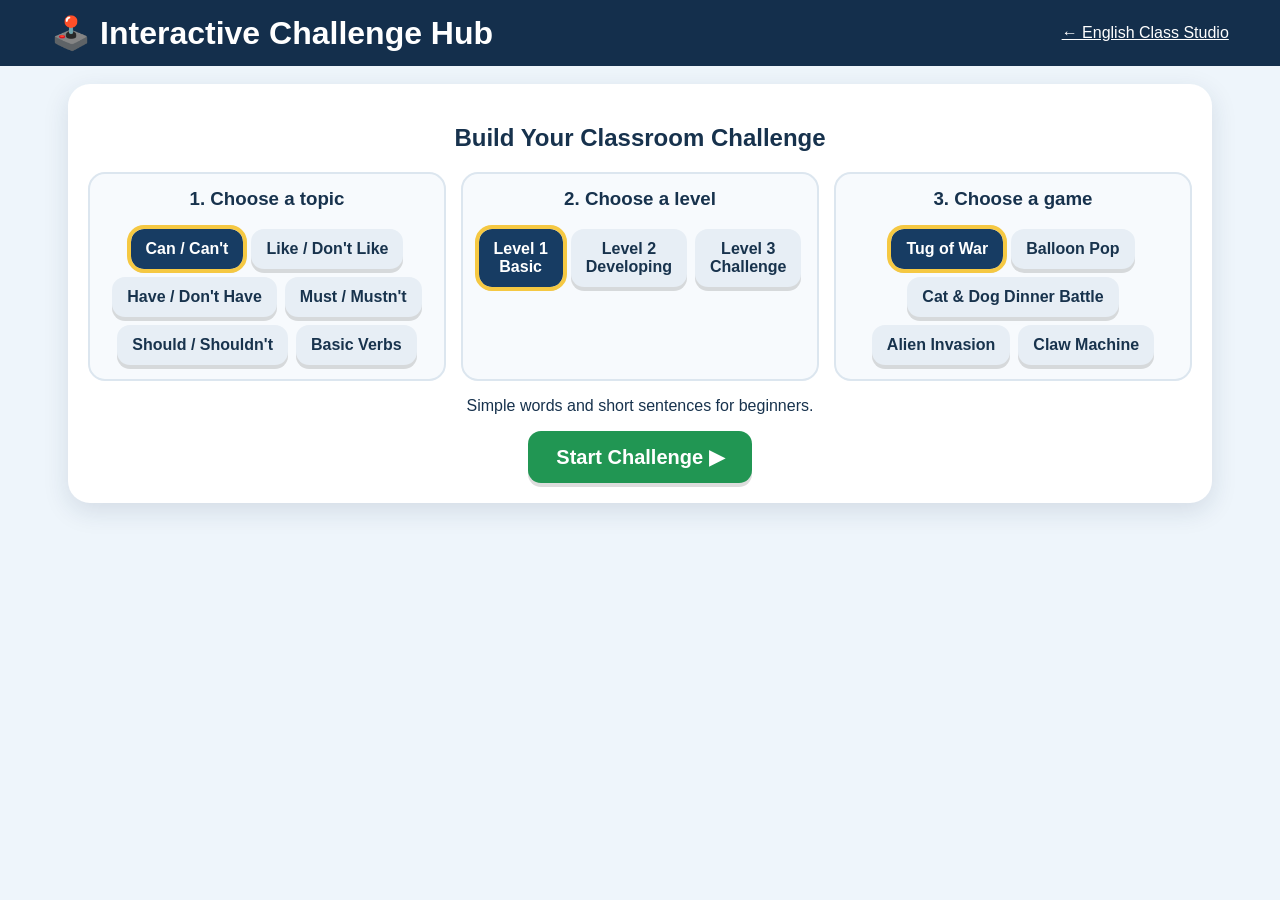
<file: interactive-challenge-hub.html>
<!doctype html><html lang="en"><head><meta charset="utf-8"><meta name="viewport" content="width=device-width,initial-scale=1"><title>Interactive Challenge Hub</title><style>
*{box-sizing:border-box}body{margin:0;font-family:Arial,sans-serif;background:#eef5fb;color:#17324d}header{background:#142f4c;color:#fff;padding:14px 4%;display:flex;justify-content:space-between;align-items:center;flex-wrap:wrap}header h1{margin:0}header a{color:white}.wrap{max-width:1180px;margin:auto;padding:18px}.card{background:white;border-radius:22px;padding:20px;box-shadow:0 8px 26px #16324f20;margin-bottom:17px}.center{text-align:center}.steps{display:grid;grid-template-columns:repeat(3,1fr);gap:15px}.choicebox{background:#f7fafd;border:2px solid #dce6ef;border-radius:17px;padding:14px}.choicebox h3{margin-top:0}.choices{display:flex;gap:8px;flex-wrap:wrap;justify-content:center}.btn{border:0;border-radius:13px;padding:11px 15px;font-size:1rem;font-weight:900;cursor:pointer;box-shadow:0 4px #0002;background:#e7eef5;color:#18334d}.btn:active{transform:translateY(3px)}.btn.active{background:#173c63;color:#fff;outline:4px solid #f5c842}.start{background:#219653;color:#fff;font-size:1.25rem;padding:14px 28px}.hidden{display:none!important}.top{display:grid;grid-template-columns:1fr auto 1fr;align-items:center;gap:10px}.team{border-radius:14px;padding:10px;color:white;text-align:center}.blue{background:#2f80ed}.red{background:#eb5757}.turn{text-align:center;font-weight:900}.score{font-size:1.7rem;font-weight:900}.scene{height:230px;border-radius:20px;margin:15px 0;position:relative;overflow:hidden;background:linear-gradient(#9edcff 0 66%,#75c66b 66%);border:4px solid #e7eef5}.scene *{transition:.45s}.question{text-align:center;font-size:clamp(1.45rem,4vw,2.4rem);font-weight:900;margin:14px}.dual{display:grid;grid-template-columns:1fr 1fr;gap:16px}.answerzone{padding:13px;border-radius:18px}.bluezone{background:#e5f1ff;border:4px solid #2f80ed}.redzone{background:#ffe8e8;border:4px solid #eb5757}.answerzone h2{margin:0 0 10px;text-align:center}.answers{display:grid;grid-template-columns:1fr 1fr;gap:9px}.answer{min-height:66px;border:3px solid #cad7e3;background:#f8fbfd;border-radius:15px;font-size:1.15rem;font-weight:900;cursor:pointer}.answer:hover{background:#e7f3ff;border-color:#2f80ed}.correct{background:#c9f4d3!important;border-color:#219653!important}.wrong{background:#ffd1d1!important;border-color:#eb5757!important}.feedback{text-align:center;font-size:1.15rem;font-weight:900;min-height:34px;margin:10px}.tools{display:flex;justify-content:center;gap:9px;flex-wrap:wrap}.progress{height:10px;background:#dfe8ef;border-radius:8px;overflow:hidden}.progress i{display:block;height:100%;background:#27ae60;width:0}.rope{position:absolute;top:105px;left:5%;right:5%;height:12px;background:#965f2c}.knot{position:absolute;top:-15px;left:50%;width:42px;height:42px;border:5px solid #6c3e19;border-radius:50%;background:#d9984d}.people{position:absolute;top:118px;left:2%;right:2%;display:flex;justify-content:space-between;font-size:42px}.pullers{display:flex;gap:0;align-items:center}.pullers.left{animation:pullLeft .75s infinite alternate}.pullers.right{animation:pullRight .75s infinite alternate}.pullers span{display:inline-block}.pullers.left span:nth-child(2),.pullers.right span:nth-child(2){animation-delay:.2s}.pullers.left span:nth-child(3),.pullers.right span:nth-child(3){animation-delay:.4s}@keyframes pullLeft{to{transform:translateX(-9px) rotate(-3deg)}}@keyframes pullRight{to{transform:translateX(9px) rotate(3deg)}}.scene.blue-pull .pullers.left{animation:teamPullLeft .18s 5 alternate}.scene.red-pull .pullers.right{animation:teamPullRight .18s 5 alternate}@keyframes teamPullLeft{to{transform:translateX(-22px) rotate(-8deg) scale(1.08)}}@keyframes teamPullRight{to{transform:translateX(22px) rotate(8deg) scale(1.08)}}.balloon{position:absolute;font-size:55px;animation:float 2s infinite alternate}.balloon:nth-child(2){left:22%;top:70px}.balloon:nth-child(3){left:48%;top:25px}.balloon:nth-child(4){left:72%;top:85px}.balloon:nth-child(5){left:88%;top:35px}@keyframes float{to{transform:translateY(-18px)}}.pets{display:flex;justify-content:space-around;align-items:end;height:100%;font-size:75px}.pet{display:flex;align-items:end;animation:petBounce 1s infinite alternate}.scene.blue-action .cat,.scene.red-action .dog{animation:eat .2s 6 alternate}.bowl{font-size:45px}@keyframes petBounce{to{transform:translateY(-5px)}}@keyframes eat{to{transform:translateY(12px) rotate(-7deg)}}.space{background:radial-gradient(circle at 50% 80%,#26356f,#070b24)}.aliens{color:white;font-size:45px;display:flex;justify-content:space-around;padding-top:35px;animation:alienMarch 1.1s infinite alternate}.ship{position:absolute;bottom:15px;left:45%;font-size:65px;animation:shipFly 1s infinite alternate}.laser{position:absolute;left:50%;bottom:73px;width:6px;height:0;background:#5cff5c;box-shadow:0 0 12px #5cff5c}.scene.blue-action .laser,.scene.red-action .laser{animation:fireLaser .45s 2}@keyframes alienMarch{to{transform:translateX(18px) translateY(7px)}}@keyframes shipFly{to{transform:translateX(20px)}}@keyframes fireLaser{50%{height:125px}100%{height:0}}.clawbg{background:linear-gradient(#4338a1,#8a4fc4)}.claw{position:absolute;left:45%;top:-8px;font-size:70px;animation:clawSwing 1.2s infinite alternate}.scene.blue-action .claw,.scene.red-action .claw{animation:clawGrab .9s 1}.prizes{position:absolute;bottom:10px;left:5%;right:5%;font-size:50px;display:flex;justify-content:space-around}@keyframes clawSwing{to{transform:translateX(25px)}}@keyframes clawGrab{50%{transform:translateY(105px) scale(.9)}100%{transform:translateY(0)}}.scene.blue-action .balloon:first-child,.scene.red-action .balloon:first-child{animation:balloonPop .45s forwards}@keyframes balloonPop{60%{transform:scale(1.5)}100%{transform:scale(0);opacity:0}}.label{text-align:center;font-weight:900;color:#617184}.win{text-align:center;font-size:1.35rem}@media(max-width:760px){.steps{grid-template-columns:1fr}.dual{grid-template-columns:1fr}.answers{grid-template-columns:1fr 1fr}.scene{height:190px}.top{grid-template-columns:1fr 1fr}.turn{grid-column:1/-1;grid-row:1}}
</style></head><body><header><h1>🕹️ Interactive Challenge Hub</h1><a href="index.html">← English Class Studio</a></header><main class="wrap">
<section class="card center" id="setup"><h2>Build Your Classroom Challenge</h2><div class="steps"><div class="choicebox"><h3>1. Choose a topic</h3><div class="choices" id="topics"></div></div><div class="choicebox"><h3>2. Choose a level</h3><div class="choices" id="levels"><button class="btn active" data-v="1">Level 1<br>Basic</button><button class="btn" data-v="2">Level 2<br>Developing</button><button class="btn" data-v="3">Level 3<br>Challenge</button></div></div><div class="choicebox"><h3>3. Choose a game</h3><div class="choices" id="games"></div></div></div><p id="description">Simple words and short sentences for beginners.</p><button class="btn start" id="start">Start Challenge ▶</button></section>
<section class="card hidden" id="play"><div class="top"><div class="team blue">BLUE TEAM<div class="score" id="blueScore">0</div></div><div class="turn"><div id="gameName"></div><div id="turnName"></div></div><div class="team red">RED TEAM<div class="score" id="redScore">0</div></div></div><div class="progress"><i id="progress"></i></div><div class="scene" id="scene"></div><div class="label" id="prompt"></div><div class="question" id="question"></div><div class="dual"><div class="answerzone bluezone"><h2>🔵 BLUE TEAM</h2><div class="answers" id="blueAnswers"></div></div><div class="answerzone redzone"><h2>🔴 RED TEAM</h2><div class="answers" id="redAnswers"></div></div></div><div class="feedback" id="feedback"></div><div class="tools"><button class="btn" id="speak">🔊 Read</button><button class="btn" id="skip">Skip</button><button class="btn" id="menu">New challenge</button></div></section>
<section class="card hidden win" id="win"><div style="font-size:70px">🏆🎉</div><h2 id="winner"></h2><p id="result"></p><button class="btn start" id="again">Play Again</button> <button class="btn" id="home">Choose Another</button></section></main><script>
const topicNames={can:"Can / Can't",like:"Like / Don't Like",have:"Have / Don't Have",must:"Must / Mustn't",should:"Should / Shouldn't",verbs:"Basic Verbs"};
const gameNames={tug:"Tug of War",balloon:"Balloon Pop",pets:"Cat & Dog Dinner Battle",alien:"Alien Invasion",claw:"Claw Machine"};
const acts=['swim','run','jump','dance','sing','read','write','draw','cook','climb','ride a bike','play soccer','speak English','help my family','clean my room','open the door','carry the bag','answer the question','use a computer','play the guitar'];
const food=['apples','bananas','rice','chicken','pizza','milk','oranges','sandwiches','fish','bread','cheese','salad','carrots','mangoes','soup','cookies','grapes','watermelon','pasta','ice cream'];
const things=['a pencil','a book','an eraser','a ruler','a backpack','a notebook','a red pen','two crayons','a lunch box','a bottle','a ball','a toy','a computer','a dictionary','a marker','some paper','a uniform','a blue folder','three stickers','a small bag'];
const good=['listen to the teacher','do your homework','raise your hand','be kind','walk in class','keep the room clean','bring your book','follow instructions','share materials','arrive on time','respect classmates','use kind words','put trash in the bin','take care of books','wash your hands','wait for your turn','work with your team','complete your work','tell the truth','help others'];
const bad=['run in class','hit classmates','throw trash','shout','break materials','push others','cheat','use bad words','leave without permission','play with scissors','write on the wall','take things','interrupt others','damage books','fight','ignore instructions','make fun of others','climb on chairs','waste water','hurt animals'];
const verbPairs=[['🏃','run'],['🦘','jump'],['🍎','eat'],['🥤','drink'],['📖','read'],['✏️','write'],['😴','sleep'],['🏊','swim'],['🎤','sing'],['💃','dance'],['🍳','cook'],['🧹','clean'],['🧗','climb'],['🎨','draw'],['👂','listen'],['🗣️','speak'],['📂','open'],['📕','close'],['🪑','sit'],['🧍','stand']];
const shuffle=a=>[...a].sort(()=>Math.random()-.5),random=a=>a[Math.floor(Math.random()*a.length)];
let topic='can',level=1,game='tug',deck=[],qIndex=0,scores={blue:0,red:0},power=0,locked=false;
function chooseBox(id,names,initial){let el=document.getElementById(id);Object.entries(names).forEach(([k,v],i)=>el.insertAdjacentHTML('beforeend','<button class="btn '+(k===initial?'active':'')+'" data-v="'+k+'">'+v+'</button>'));el.onclick=e=>{if(!e.target.dataset.v)return;el.querySelectorAll('.btn').forEach(b=>b.classList.remove('active'));e.target.classList.add('active');if(id==='topics')topic=e.target.dataset.v;else game=e.target.dataset.v}}
chooseBox('topics',topicNames,'can');chooseBox('games',gameNames,'tug');levels.onclick=e=>{if(!e.target.dataset.v)return;levels.querySelectorAll('.btn').forEach(b=>b.classList.remove('active'));e.target.classList.add('active');level=+e.target.dataset.v;description.textContent=level===1?'Simple words and short sentences for beginners.':level===2?'Longer sentences with classroom and home situations.':'Meaningful situations that require careful thinking.'};
function make(){let arr=[];if(topic==='verbs')return shuffle(verbPairs).map(v=>({p:'Choose the action verb.',q:v[0],a:v[1],w:shuffle(verbPairs.filter(x=>x[1]!==v[1]).map(x=>x[1])).slice(0,3)}));let source=topic==='like'?food:topic==='have'?things:topic==='can'?acts:good;source.forEach((x,i)=>{let positive=i%2===0,a,w,p;if(topic==='can'){a=positive?'I can':'I cannot';w=['I have','I like','I must'];p='Complete the sentence:'}if(topic==='like'){a=positive?'I like':"I don't like";w=['I have','I can','I must'];p='Express a preference:'}if(topic==='have'){a=positive?'I have':"I don't have";w=['I like','I can','I should'];p='Express possession:'}if(topic==='must'){let y=i%3===0?bad[i]:x;positive=i%3!==0;a=positive?'You must':"You mustn't";w=['You can','You have','You like'];x=y;p='Choose the correct school rule:'}if(topic==='should'){let y=i%3===0?bad[i]:x;positive=i%3!==0;a=positive?'You should':"You shouldn't";w=['You have','You like','You can'];x=y;p='Choose the best advice:'}let lead=level===1?'___ ':level===2?'At school, ___ ':positive?'What is the best choice? ___ ':'Think carefully: ___ ';arr.push({p,q:lead+x+'.',a,w})});return shuffle(arr)}
function sceneHTML(){if(game==='tug')return '<div class="rope" id="moving"><div class="knot"></div></div><div class="people"><div class="pullers left"><span>🧒</span><span>🧒</span><span>🧒</span>💪</div><div class="pullers right">💪<span>🧒</span><span>🧒</span><span>🧒</span></div></div>';if(game==='balloon')return '<div class="balloon" id="moving">🎈</div><div class="balloon">🎈</div><div class="balloon">🎈</div><div class="balloon">🎈</div><div class="balloon">🎈</div>';if(game==='pets')return '<div class="pets"><div class="pet cat">🐱<span class="bowl" id="leftBowl">🥣</span></div><div class="pet dog"><span class="bowl" id="rightBowl">🥣</span>🐶</div></div>';if(game==='alien')return '<div class="aliens" id="aliens">👾 👽 👾 👽 👾</div><div class="laser"></div><div class="ship" id="moving">🚀</div>';return '<div class="claw" id="moving">🪝</div><div class="prizes">🧸 ⚽ 🚗 🎁 🦄</div>'}
function startGame(){deck=make().slice(0,level===1?10:level===2?15:20);qIndex=0;scores={blue:0,red:0};power=0;setup.classList.add('hidden');win.classList.add('hidden');play.classList.remove('hidden');scene.className='scene '+(game==='alien'?'space':game==='claw'?'clawbg':'');scene.innerHTML=sceneHTML();gameName.textContent=gameNames[game]+' · '+topicNames[topic]+' · Level '+level;draw();show()}
function draw(){blueScore.textContent=scores.blue;redScore.textContent=scores.red;turnName.textContent='⚡ BOTH TEAMS ANSWER NOW!';progress.style.width=(qIndex/deck.length*100)+'%';let m=document.getElementById('moving');if(m){if(game==='tug')m.style.transform='translateX('+(power*5)+'%)';if(game==='balloon')m.style.left=(10+qIndex*5)%85+'%';if(game==='alien')m.style.left=(10+(scores.blue+scores.red)*7)%80+'%';if(game==='claw')m.style.left=(8+qIndex*7)%82+'%'}if(game==='pets'){leftBowl.textContent='🍗'.repeat(Math.min(scores.blue,5))||'🥣';rightBowl.textContent='🍗'.repeat(Math.min(scores.red,5))||'🥣'}}
function show(){if(qIndex>=deck.length)return finish();locked=false;let x=deck[qIndex];prompt.textContent=x.p;question.textContent=x.q;feedback.textContent='Both teams: choose your answer now!';makeTeamButtons(blueAnswers,'blue',x);makeTeamButtons(redAnswers,'red',x);draw()}
function makeTeamButtons(box,team,x){let options=shuffle([x.a,...x.w]);box.innerHTML=options.map(a=>'<button class="answer" data-a="'+a+'">'+a+'</button>').join('');box.querySelectorAll('button').forEach(b=>b.onclick=()=>answer(b,team,x))}
function answer(b,team,x){if(locked||b.disabled)return;if(b.dataset.a!==x.a){b.classList.add('wrong');b.disabled=true;feedback.textContent=(team==='blue'?'🔵 Blue':'🔴 Red')+' team: try again!';tone(170);return}locked=true;b.classList.add('correct');document.querySelectorAll('.answer').forEach(z=>{z.disabled=true;if(z.dataset.a===x.a)z.classList.add('correct')});scene.classList.remove('blue-action','red-action','blue-pull','red-pull');scene.classList.add(team+'-action');if(game==='tug')scene.classList.add(team+'-pull');scores[team]++;power+=team==='blue'?-1:1;feedback.textContent='✅ '+team.toUpperCase()+' TEAM answered first! '+x.a+' '+x.q.replace('___ ','').replace('At school, ___ ','').replace('What is the best choice? ___ ','').replace('Think carefully: ___ ','');tone(720);if(game==='balloon')scene.querySelectorAll('.balloon')[0].textContent='💥';setTimeout(()=>{qIndex++;show()},1400)}
function finish(){play.classList.add('hidden');win.classList.remove('hidden');let w=scores.blue===scores.red?'It is a tie!':(scores.blue>scores.red?'BLUE TEAM WINS!':'RED TEAM WINS!');winner.textContent=w;result.textContent='Blue '+scores.blue+' — '+scores.red+' Red';tone(900)}
function tone(f){try{let c=new(window.AudioContext||window.webkitAudioContext)(),o=c.createOscillator(),g=c.createGain();o.connect(g);g.connect(c.destination);o.frequency.value=f;g.gain.value=.06;o.start();g.gain.exponentialRampToValueAtTime(.001,c.currentTime+.2);o.stop(c.currentTime+.2)}catch(e){}}
function goHome(){play.classList.add('hidden');win.classList.add('hidden');setup.classList.remove('hidden')}start.onclick=startGame;again.onclick=startGame;home.onclick=goHome;menu.onclick=goHome;skip.onclick=()=>{qIndex++;show()};speak.onclick=()=>{if('speechSynthesis'in window){speechSynthesis.cancel();speechSynthesis.speak(new SpeechSynthesisUtterance(question.textContent))}};
</script></body></html>
</file>
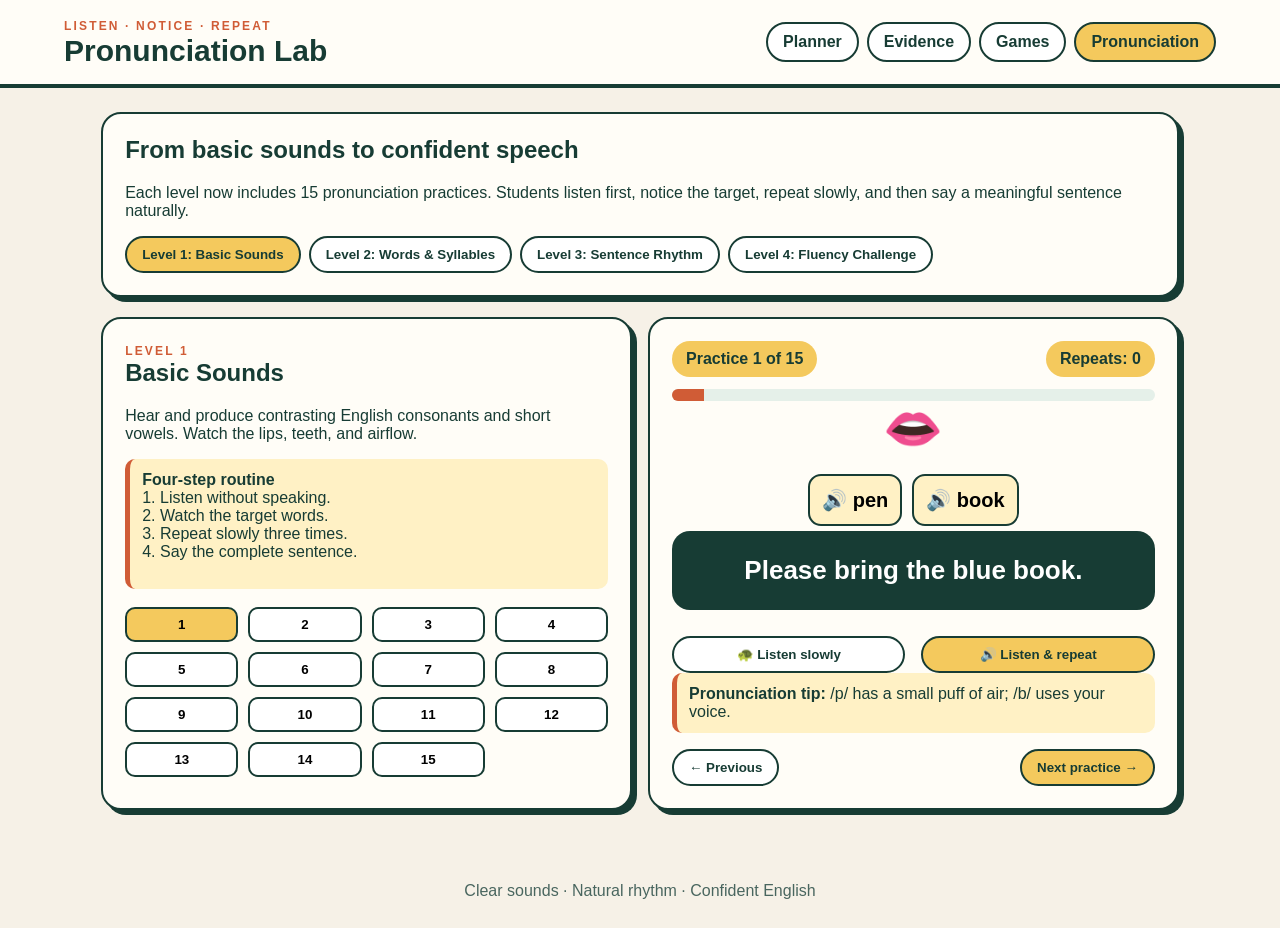
<file: pronunciation.html>
<!doctype html><html lang="en"><head><meta charset="utf-8"><meta name="viewport" content="width=device-width,initial-scale=1"><title>Pronunciation Lab</title><link rel="stylesheet" href="styles.css"><style>.practice-map{display:grid;grid-template-columns:repeat(4,1fr);gap:10px;margin-top:18px}.practice-map button{border:2px solid #173c34;border-radius:10px;background:#fff;padding:8px;font-weight:800;cursor:pointer}.practice-map button.current{background:#f4c95d}.tip{border-left:5px solid #d05c36;background:#fff1c5;padding:12px;border-radius:10px}.mouth{font-size:48px;text-align:center}.progress-line{height:12px;background:#e5f0e9;border-radius:99px;overflow:hidden}.progress-line span{display:block;height:100%;background:#d05c36}@media(max-width:650px){.practice-map{grid-template-columns:repeat(3,1fr)}}</style></head><body><header><div class="bar"><div><span class="eyebrow">Listen · Notice · Repeat</span><h1>Pronunciation Lab</h1></div><nav class="nav"><a href="index.html">Planner</a><a href="activities.html">Evidence</a><a href="games.html">Games</a><a class="active" href="pronunciation.html">Pronunciation</a></nav></div></header><main><section class="card"><h2>From basic sounds to confident speech</h2><p>Each level now includes 15 pronunciation practices. Students listen first, notice the target, repeat slowly, and then say a meaningful sentence naturally.</p><div class="level-buttons" id="levels"></div></section><section class="grid"><aside class="card"><span class="eyebrow" id="tag"></span><h2 id="levelName"></h2><p id="guide"></p><div class="tip"><b>Four-step routine</b><p>1. Listen without speaking.<br>2. Watch the target words.<br>3. Repeat slowly three times.<br>4. Say the complete sentence.</p></div><div class="practice-map" id="practiceMap"></div></aside><section class="card"><div style="display:flex;justify-content:space-between;gap:10px"><span class="score" id="counter"></span><span class="score" id="repeats">Repeats: 0</span></div><div class="progress-line" style="margin-top:12px"><span id="progress"></span></div><div class="mouth">👄</div><p class="eyebrow" id="focus"></p><div id="words" style="text-align:center"></div><p class="sentence" id="line"></p><div class="grid"><button class="button" onclick="speakSentence(.6)">🐢 Listen slowly</button><button class="button primary" onclick="repeatNatural()">🔊 Listen & repeat</button></div><p class="tip" id="teacherTip"></p><div style="display:flex;justify-content:space-between;gap:10px"><button class="button" onclick="previous()">← Previous</button><button class="button primary" onclick="next()">Next practice →</button></div></section></section></main><footer class="footer">Clear sounds · Natural rhythm · Confident English</footer>
<script>
const L=[
{n:'Basic Sounds',g:'Hear and produce contrasting English consonants and short vowels. Watch the lips, teeth, and airflow.',i:[
['/p/ and /b/',['pen','book'],'Please bring the blue book.','/p/ has a small puff of air; /b/ uses your voice.'],['/t/ and /d/',['ten','door'],'Touch the door, David.','Place your tongue behind the top teeth. /d/ uses your voice.'],['/k/ and /g/',['clean','green'],'Clean the green classroom.','The back of the tongue touches the soft roof of the mouth.'],['/f/ and /v/',['five','very'],'Five volunteers are very helpful.','Touch the lower lip gently with the top teeth.'],['/s/ and /z/',['sit','zip'],'Sit beside Zara.','Keep a narrow air channel; /z/ adds voice.'],['/ʃ/ and /tʃ/',['she','chair'],'She chooses the chair.','For /ʃ/, keep the air flowing; /tʃ/ begins with a short stop.'],['/m/ and /n/',['mop','name'],'Maria needs a mop.','Let air move through the nose. Close lips for /m/.'],['/l/ and /r/',['light','right'],'Turn right at the light.','For /l/, touch behind the teeth. For /r/, do not touch.'],['/w/ and /v/',['water','very'],'We need very little water.','Round lips for /w/; touch lip and teeth for /v/.'],['/θ/ and /t/',['three','tree'],'Three students planted a tree.','Put the tongue lightly between the teeth for /θ/.'],['short /ɪ/ and /iː/',['sit','seat'],'Sit in the green seat.','Keep /ɪ/ short; stretch /iː/ slightly.'],['short /æ/ and /ʌ/',['bag','bus'],'Put the bag on the bus.','Open wider for /æ/; relax the mouth for /ʌ/.'],['short /ɒ/ and /ɔː/',['mop','more'],'Bring one more mop.','Keep the first vowel short and round; lengthen /ɔː/.'],['initial /h/',['hand','help'],'Raise your hand and help.','Release a gentle breath before the vowel.'],['final sounds',['pick','bag'],'Pick up the big bag.','Do not drop the final /k/ or /g/.']]},
{n:'Words & Syllables',g:'Break longer words into clear syllables and place stress on the strongest syllable.',i:[
['Two syllables',['TA-ble','PEN-cil'],'Put the pencil on the table.','Clap twice and make the first syllable stronger.'],['Two syllables',['CLEAN-up','CLASS-room'],'We planned a classroom clean-up.','Keep both word parts clear.'],['Two syllables',['WA-ter','BOT-tle'],'Bring a water bottle.','Stress the first syllable in both words.'],['Three syllables',['RE-cy-cle','VOL-un-teer'],'The volunteers recycle paper.','Say each syllable slowly, then blend them.'],['Four syllables',['en-VI-ron-ment','com-MU-ni-ty'],'Our community protects the environment.','Stress VI and MU.'],['Five syllables',['pre-sen-TA-tion','re-spon-si-BI-li-ty'],'The presentation shows responsibility.','Make the capitalized syllable strongest.'],['Compound word',['PLAY-ground','CLASS-mate'],'My classmate cleans the playground.','Stress the first part of most compound nouns.'],['-tion ending',['AC-tion','col-LEC-tion'],'Our collection supports environmental action.','Pronounce -tion as /shun/.'],['-ed ending /t/',['helped','worked'],'We helped and worked together.','After voiceless sounds, -ed sounds like /t/.'],['-ed ending /d/',['cleaned','played'],'We cleaned and played.','After voiced sounds, -ed sounds like /d/.'],['-ed ending /ɪd/',['wanted','needed'],'We wanted and needed more bags.','After /t/ or /d/, add a full syllable.'],['Plural /s/',['books','cups'],'Put the books beside the cups.','Use /s/ after voiceless sounds.'],['Plural /z/',['bags','gloves'],'Bring the bags and gloves.','Use /z/ after voiced sounds.'],['Changing stress',['PRE-sent','pre-SENT'],'I will present my present.','Nouns often stress the first syllable; verbs may stress the second.'],['Long project word',['COL-lab-o-RA-tion','com-mu-ni-CA-tion'],'Collaboration needs communication.','Slow down, mark the stress, and blend.']]},
{n:'Sentence Rhythm',g:'Stress important content words, reduce small grammar words, and group ideas into natural thought units.',i:[
['Content-word stress',['MUST','GLOVES'],'You MUST wear GLOVES.','Stress the rule word and the key object.'],['Contrastive stress',['BLUE','GREEN'],'Put paper in the BLUE bin, not the GREEN bin.','Stress the words that show the contrast.'],['Can: strong and weak',['CAN','can'],'I CAN help. / I can HELP.','Move the stress to change the focus.'],['Cannot stress',['CAN’T','SWIM'],'I CAN’T swim YET.','Negative modals usually receive stress.'],['Should advice',['SHOULD','REST'],'You SHOULD REST today.','Stress the modal and recommended action.'],['Thought groups',['first','then'],'First, pick it up; then, put it in the bin.','Pause briefly between the two steps.'],['List rhythm',['gloves','bags','broom'],'Bring gloves, bags, and a broom.','Use small rises in the list and a fall at the end.'],['Contractions',['can’t','don’t'],'I can’t run, and I don’t jump.','Do not separate the contraction into two stressed words.'],['Reduced “to”',['want to','need to'],'We want to help and need to plan.','In natural speech, to is often weak.'],['Reduced “and”',['paper and plastic'],'Collect paper and plastic.','Keep and short and connect it to nearby words.'],['Command rhythm',['PICK','PUT'],'PICK it UP and PUT it IN.','Stress the main action and direction words.'],['Polite request',['PLEASE','broom'],'Please bring a BROOM.','Keep please friendly; stress the needed item.'],['Reason clause',['because','wet'],'Walk carefully because the floor is wet.','Use a small pause before the reason when helpful.'],['Long sentence groups',['tomorrow','classroom'],'Tomorrow / our team will clean the classroom.','Divide the sentence into meaningful groups.'],['Project announcement',['Friday','campaign'],'Our clean-up campaign begins on Friday.','Stress the event and important time.']]},
{n:'Fluency Challenge',g:'Use accurate endings, linking, intonation, pausing, and expression at a natural speaking pace.',i:[
['Yes/no question',['Can you…?','rising'],'Can you bring a broom, please?','Let the voice rise gently at the end.'],['Wh-question',['What will…?','falling'],'What will you bring tomorrow?','Begin clearly and let the voice fall at the end.'],['Choice question',['gloves','bags'],'Will you bring gloves or bags?','Rise on the first choice and fall on the final choice.'],['Final consonants',['must','collect'],'We must collect the dropped cans.','Keep /t/, /k/, and /d/ audible.'],['Link consonant-vowel',['pick_up','put_it'],'Pick it up and put it in.','Connect the final consonant to the next vowel.'],['Link same consonants',['green_neighborhood'],'We will clean the green neighborhood.','Hold the shared consonant once instead of repeating it.'],['Natural contraction',['we’ll','I’ll'],'We’ll clean the room, and I’ll bring bags.','Keep contractions short and smooth.'],['Past reflection',['worked','learned'],'We worked together and learned new words.','Pronounce both past-tense endings clearly.'],['Future plan',['will','tomorrow'],'Tomorrow, we will clean the green area.','Use a short pause after the time phrase.'],['Polite teamwork',['Could you…?','please'],'Could you help me, please?','Use warm rising-falling intonation.'],['Announcement',['attention','everyone'],'Attention, everyone! Our campaign begins now.','Use energy and pause after the opening call.'],['Three-step instruction',['first','next','finally'],'First, collect paper. Next, sort it. Finally, recycle it.','Pause between steps and stress sequence words.'],['Opinion with reason',['think','because'],'I think recycling is important because it protects nature.','Group the opinion and reason into two thought units.'],['Presentation closing',['thank you','questions'],'Thank you for listening. Do you have any questions?','Finish the statement, pause, then raise the question.'],['Full fluency task',['campaign','responsibility'],'Our School Clean-Up Campaign shows teamwork, responsibility, and care for our community.','Speak clearly, use list rhythm, and finish with a confident fall.']]}
];
let level=0,practice=0,repeatCount=0;const levelBox=document.getElementById('levels');L.forEach((x,i)=>{const b=document.createElement('button');b.className='button';b.textContent=`Level ${i+1}: ${x.n}`;b.onclick=()=>{level=i;practice=0;repeatCount=0;render()};levelBox.appendChild(b)});
function say(text,rate=.78){const u=new SpeechSynthesisUtterance(text.replaceAll('/',' '));u.lang='en-US';u.rate=rate;speechSynthesis.cancel();speechSynthesis.speak(u)}function render(){const x=L[level],y=x.i[practice];tag.textContent=`Level ${level+1}`;levelName.textContent=x.n;guide.textContent=x.g;counter.textContent=`Practice ${practice+1} of ${x.i.length}`;repeats.textContent=`Repeats: ${repeatCount}`;progress.style.width=`${((practice+1)/x.i.length)*100}%`;focus.textContent=`Focus: ${y[0]}`;words.innerHTML='';y[1].forEach(w=>{const b=document.createElement('button');b.className='sound';b.textContent='🔊 '+w;b.onclick=()=>say(w,.62);words.appendChild(b)});line.textContent=y[2];teacherTip.innerHTML='<b>Pronunciation tip:</b> '+y[3];practiceMap.innerHTML='';x.i.forEach((_,i)=>{const b=document.createElement('button');b.textContent=i+1;b.className=i===practice?'current':'';b.onclick=()=>{practice=i;render()};practiceMap.appendChild(b)});[...levelBox.children].forEach((b,i)=>b.classList.toggle('primary',i===level))}function speakSentence(rate){say(L[level].i[practice][2],rate)}function repeatNatural(){repeatCount++;repeats.textContent=`Repeats: ${repeatCount}`;speakSentence(.9)}function next(){practice=(practice+1)%L[level].i.length;render()}function previous(){practice=(practice-1+L[level].i.length)%L[level].i.length;render()}render();
</script></body></html>
</file>
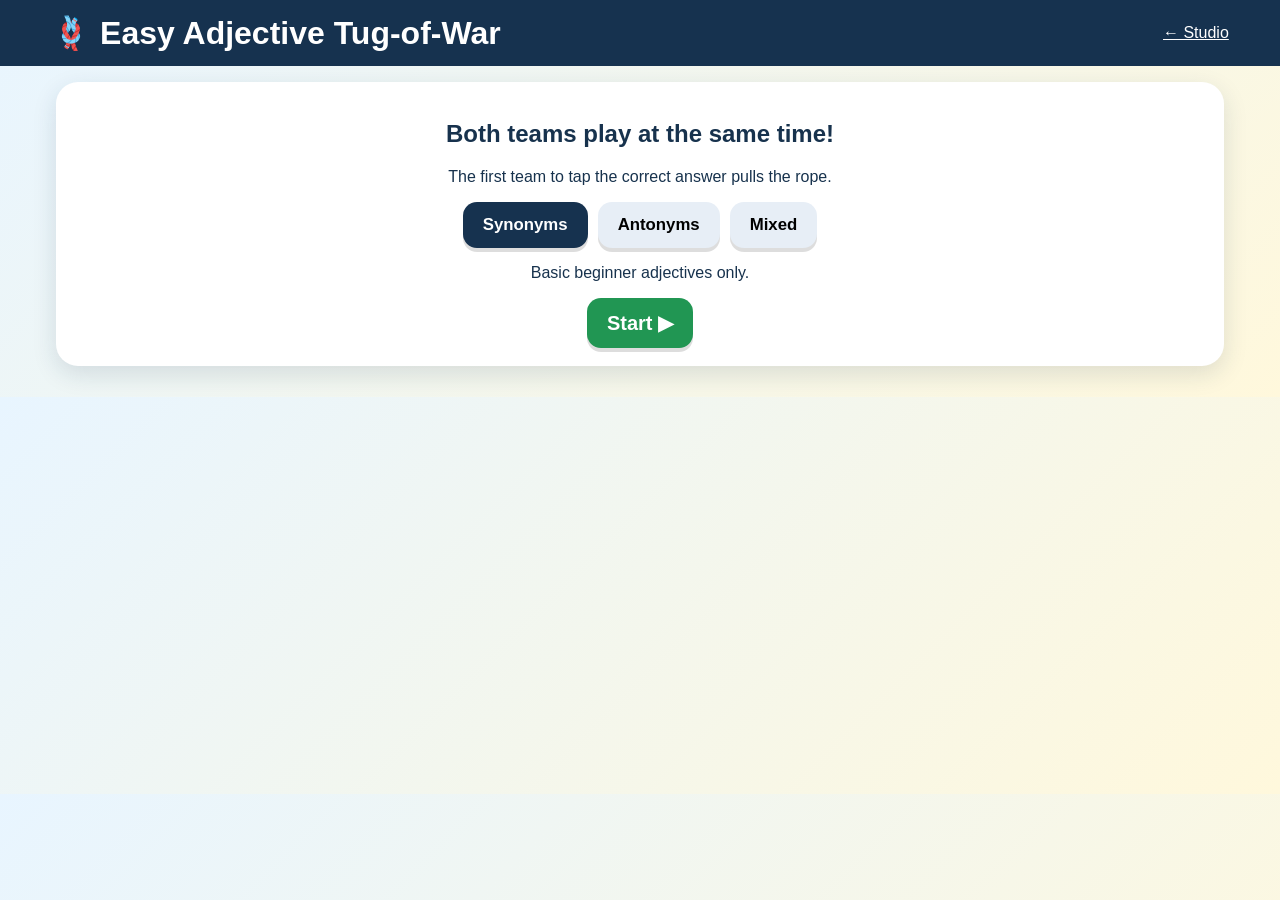
<file: synonym-antonym-tug-of-war.html>
<!doctype html><html><head><meta charset="utf-8"><meta name="viewport" content="width=device-width"><title>Easy Adjective Tug-of-War</title><style>
*{box-sizing:border-box}body{margin:0;font-family:Arial;background:linear-gradient(135deg,#e8f5ff,#fff8dc);color:#17324d}header{background:#16324f;color:white;padding:14px 4%;display:flex;justify-content:space-between;align-items:center}header h1{margin:0}a{color:white}.wrap{max-width:1200px;margin:auto;padding:16px}.card{background:white;border-radius:22px;padding:18px;box-shadow:0 8px 25px #16324f22;margin-bottom:15px;text-align:center}.choices,.tools{display:flex;justify-content:center;gap:10px;flex-wrap:wrap}.btn{border:0;border-radius:14px;padding:13px 20px;font-size:1.05rem;font-weight:bold;cursor:pointer;box-shadow:0 4px #0002}.btn:active{transform:translateY(3px)}.pick{background:#e7eef6}.pick.active{background:#16324f;color:white}.start{background:#219653;color:white;font-size:1.25rem}.hidden{display:none!important}.scoreboard{display:grid;grid-template-columns:1fr auto 1fr;gap:12px;align-items:center}.teamhead{color:white;border-radius:16px;padding:10px}.blue{background:#2878dc}.red{background:#e34c4c}.score{font-size:2rem;font-weight:900}.arena{height:155px;position:relative;overflow:hidden;border-radius:20px;background:linear-gradient(#9edcff 0 65%,#70c66b 65%);margin:15px 0}.middle{position:absolute;left:50%;height:100%;border-left:5px dashed white}.rope{position:absolute;left:5%;right:5%;top:72px;height:12px;border-radius:8px;background:#98602d;box-shadow:0 3px #653b18;transition:.45s}.knot{position:absolute;left:50%;top:-15px;width:42px;height:42px;border-radius:50%;background:#e0a055;border:5px solid #704019;transform:translateX(-50%)}.flag{position:absolute;left:50%;top:-57px;height:48px;border-left:7px solid #333}.flag:after{content:'★';position:absolute;left:0;background:#ffd43b;font-size:25px;width:43px;height:34px}.kid{position:absolute;top:96px;font-size:40px}.kid.l{left:5%}.kid.r{right:5%;transform:scaleX(-1)}.instruction{font-weight:900;color:#637083}.word{font-size:clamp(3rem,9vw,6rem);font-weight:900;margin:3px}.teams{display:grid;grid-template-columns:1fr 1fr;gap:18px}.teamplay{padding:14px;border-radius:20px}.bluebox{background:#e7f2ff;border:4px solid #2878dc}.redbox{background:#ffebeb;border:4px solid #e34c4c}.answers{display:grid;grid-template-columns:1fr 1fr;gap:9px}.answer{min-height:65px;border:3px solid #c7d3df;border-radius:14px;background:white;font-size:1.3rem;font-weight:900;cursor:pointer}.correct{background:#bdf0ca!important;border-color:#219653!important}.wrong{background:#ffcaca!important;border-color:#e34c4c!important}.message{min-height:38px;font-size:1.2rem;font-weight:900;margin-top:12px}.small{background:#e8eef5}.danger{background:#ffdcdc;color:#9b2222}.winner{position:fixed;inset:0;background:#10243de9;display:flex;align-items:center;justify-content:center}.winbox{background:white;border-radius:25px;padding:35px;text-align:center}@media(max-width:680px){.teams{grid-template-columns:1fr}.scoreboard{grid-template-columns:1fr 1fr}.round{grid-column:1/-1;grid-row:1}}
</style></head><body><header><h1>🪢 Easy Adjective Tug-of-War</h1><a href="index.html">← Studio</a></header><main class="wrap">
<section class="card" id="setup"><h2>Both teams play at the same time!</h2><p>The first team to tap the correct answer pulls the rope.</p><div class="choices"><button class="btn pick active" data-mode="synonym">Synonyms</button><button class="btn pick" data-mode="antonym">Antonyms</button><button class="btn pick" data-mode="mixed">Mixed</button></div><p>Basic beginner adjectives only.</p><button class="btn start" id="startBtn">Start ▶</button></section>
<section class="card hidden" id="game"><div class="scoreboard"><div class="teamhead blue">BLUE TEAM<div class="score" id="blueScore">0</div></div><div class="round"><b id="modeTitle">SYNONYMS</b><div id="number">Question 1</div></div><div class="teamhead red">RED TEAM<div class="score" id="redScore">0</div></div></div>
<div class="arena"><div class="middle"></div><div class="rope" id="rope"><div class="flag"></div><div class="knot"></div></div><div class="kid l">🧒💪</div><div class="kid r">🧒💪</div></div><div class="instruction" id="instruction"></div><div class="word" id="word"></div>
<div class="teams"><div class="teamplay bluebox"><h2>🔵 BLUE TEAM</h2><div class="answers" id="blueAnswers"></div></div><div class="teamplay redbox"><h2>🔴 RED TEAM</h2><div class="answers" id="redAnswers"></div></div></div><div class="message" id="message"></div><div class="tools"><button class="btn small" id="readBtn">🔊 Read word</button><button class="btn small" id="skipBtn">Skip</button><button class="btn danger" id="newBtn">New game</button></div></section></main>
<div class="winner hidden" id="winner"><div class="winbox"><div style="font-size:65px">🏆🎉</div><h2 id="winnerText"></h2><button class="btn start" id="againBtn">Play again</button></div></div><script>
const words=[['good','nice','bad'],['bad','awful','good'],['fast','quick','slow'],['slow','not fast','fast'],['beautiful','pretty','ugly'],['pretty','beautiful','ugly'],['far','distant','near'],['near','close','far'],['easy','simple','hard'],['hard','difficult','easy'],['big','large','small'],['small','little','big'],['hot','warm','cold'],['cold','chilly','hot'],['happy','glad','sad'],['sad','unhappy','happy'],['old','ancient','new'],['new','fresh','old'],['clean','tidy','dirty'],['dirty','not clean','clean'],['loud','noisy','quiet'],['quiet','silent','loud'],['strong','powerful','weak'],['weak','not strong','strong']];
const extras=['fast','slow','big','small','hot','cold','happy','sad','good','bad','easy','hard','far','near','pretty','ugly'];
let mode='synonym',deck=[],i=0,pos=0,scores={blue:0,red:0},open=true;const shuffle=a=>[...a].sort(()=>Math.random()-.5);
document.querySelectorAll('.pick').forEach(b=>b.onclick=()=>{document.querySelectorAll('.pick').forEach(x=>x.classList.remove('active'));b.classList.add('active');mode=b.dataset.mode});
function q(){let x=deck[i],type=mode==='mixed'?(i%2?'antonym':'synonym'):mode,correct=type==='synonym'?x[1]:x[2],wrong=shuffle(extras.filter(y=>y!==correct&&y!==x[0])).slice(0,3);return{word:x[0],type,correct,options:shuffle([correct,...wrong])}}
function start(){deck=shuffle(words);i=pos=0;scores={blue:0,red:0};setup.classList.add('hidden');game.classList.remove('hidden');winner.classList.add('hidden');draw();question()}
function draw(){blueScore.textContent=scores.blue;redScore.textContent=scores.red;rope.style.transform='translateX('+(pos*5)+'%)'}
function question(){if(i>=deck.length){deck=shuffle(words);i=0}open=true;message.textContent='Ready? Both teams can answer!';let x=q();modeTitle.textContent=mode==='mixed'?'MIXED':x.type.toUpperCase()+'S';number.textContent='Question '+(i+1);instruction.textContent='CHOOSE THE '+x.type.toUpperCase()+' FOR';word.textContent=x.word;buttons(blueAnswers,'blue',x);buttons(redAnswers,'red',x)}
function buttons(box,team,x){box.innerHTML=x.options.map(y=>'<button class="answer" data-a="'+y+'">'+y+'</button>').join('');box.querySelectorAll('button').forEach(b=>b.onclick=()=>answer(b,team,x))}
function answer(b,team,x){if(!open)return;if(b.dataset.a!==x.correct){b.classList.add('wrong');b.disabled=true;message.textContent=(team==='blue'?'🔵 Blue':'🔴 Red')+' team: try again!';sound(170);return}open=false;b.classList.add('correct');document.querySelectorAll('.answer').forEach(z=>z.disabled=true);scores[team]++;pos+=team==='blue'?-1:1;message.textContent='✅ '+team.toUpperCase()+' TEAM! '+x.word+' → '+x.correct;sound(720);draw();if(Math.abs(pos)>=5||scores[team]>=7)setTimeout(()=>win(team),700);else setTimeout(()=>{i++;question()},1500)}
function win(team){winnerText.textContent=team.toUpperCase()+' TEAM WINS!';winner.classList.remove('hidden');sound(900)}
function sound(f){try{let c=new(window.AudioContext||window.webkitAudioContext)(),o=c.createOscillator(),g=c.createGain();o.connect(g);g.connect(c.destination);o.frequency.value=f;g.gain.value=.08;o.start();g.gain.exponentialRampToValueAtTime(.001,c.currentTime+.2);o.stop(c.currentTime+.2)}catch(e){}}
startBtn.onclick=start;againBtn.onclick=start;newBtn.onclick=()=>{game.classList.add('hidden');setup.classList.remove('hidden')};skipBtn.onclick=()=>{i++;question()};readBtn.onclick=()=>{if('speechSynthesis'in window){speechSynthesis.cancel();speechSynthesis.speak(new SpeechSynthesisUtterance(word.textContent))}};
</script></body></html>
</file>
<file: styles.css>
:root{--ink:#173c34;--paper:#fffdf7;--cream:#f6f1e7;--gold:#f4c95d;--orange:#d05c36;--sage:#e5f0e9}*{box-sizing:border-box}body{margin:0;background:var(--cream);color:var(--ink);font-family:Arial,sans-serif}header{border-bottom:4px solid var(--ink);background:var(--paper);padding:16px 5%}.bar{max-width:1180px;margin:auto;display:flex;justify-content:space-between;align-items:center;gap:16px;flex-wrap:wrap}.eyebrow{color:var(--orange);font-size:12px;font-weight:900;letter-spacing:.18em;text-transform:uppercase}h1,h2,h3,p{margin-top:0}h1{margin-bottom:0;font-size:30px}.nav{display:flex;gap:8px;flex-wrap:wrap}.nav a,.button{border:2px solid var(--ink);border-radius:999px;background:#fff;padding:9px 15px;color:var(--ink);font-weight:800;text-decoration:none;cursor:pointer}.nav a.active,.button.primary{background:var(--gold)}main{max-width:1180px;margin:auto;padding:24px 4%}.card{border:2px solid var(--ink);border-radius:20px;background:var(--paper);padding:22px;box-shadow:5px 5px 0 var(--ink);margin-bottom:20px}.grid{display:grid;grid-template-columns:repeat(2,1fr);gap:16px}.fields{display:grid;grid-template-columns:repeat(4,1fr);gap:12px}label{font-weight:800;font-size:14px}input,select,textarea{width:100%;margin-top:6px;border:1.5px solid #789187;border-radius:10px;padding:10px;font:inherit;background:#fff}textarea{min-height:105px}.stage{border:2px solid var(--ink);border-radius:18px;background:var(--paper);padding:18px}.stage:nth-child(even){background:var(--sage)}.stage.done{box-shadow:inset 0 0 0 5px #79ae8b}.num{display:inline-grid;place-items:center;width:42px;height:42px;border:2px solid var(--ink);border-radius:50%;background:var(--gold);font-weight:900}.notice{border-left:5px solid var(--orange);background:#fff1c5;padding:12px;border-radius:10px}.quiz{max-width:850px;margin:20px auto}.answer{display:block;width:100%;margin:10px 0;border:2px solid var(--ink);border-radius:14px;background:#fff;padding:15px;text-align:left;font-size:17px;font-weight:800;cursor:pointer}.answer:hover{background:#fff1c5}.answer.correct{background:#cbe6d2}.score{display:inline-block;background:var(--gold);border-radius:999px;padding:9px 14px;font-weight:900}.selector{max-width:430px}.example{background:#fff1c5;border-radius:14px;padding:15px}.big{font-size:60px;text-align:center}.sound{border:2px solid var(--ink);border-radius:13px;background:#fff1c5;padding:12px;font-size:20px;font-weight:900;cursor:pointer;margin:5px}.sentence{background:var(--ink);color:#fff;border-radius:18px;padding:24px;text-align:center;font-size:26px;font-weight:900}.level-buttons{display:flex;gap:8px;flex-wrap:wrap}.footer{text-align:center;padding:28px;color:#49665f}.action-bar{display:flex;align-items:center;gap:12px;flex-wrap:wrap}.bank-section{margin-top:30px}.bank-tools{display:grid;grid-template-columns:2fr 1fr;gap:12px;margin:18px 0}.bank-grid{display:grid;grid-template-columns:repeat(2,1fr);gap:16px}.bank-item{border:2px solid var(--ink);border-radius:16px;background:#fff;padding:17px}.bank-item h3{margin:8px 0 3px}.bank-item p{color:#49665f;line-height:1.5;max-height:145px;overflow:auto}.bank-item small{display:block;margin:10px 0;color:#607a72}.bank-item div{display:flex;gap:8px;flex-wrap:wrap}.button.danger{border-color:#9f321f;color:#9f321f}.empty-bank{grid-column:1/-1;border:2px dashed #789187;border-radius:16px;padding:35px;text-align:center;color:#607a72}@media(max-width:800px){.fields,.grid,.bank-grid,.bank-tools{grid-template-columns:1fr}.bar{align-items:flex-start}h1{font-size:24px}}
</file>
